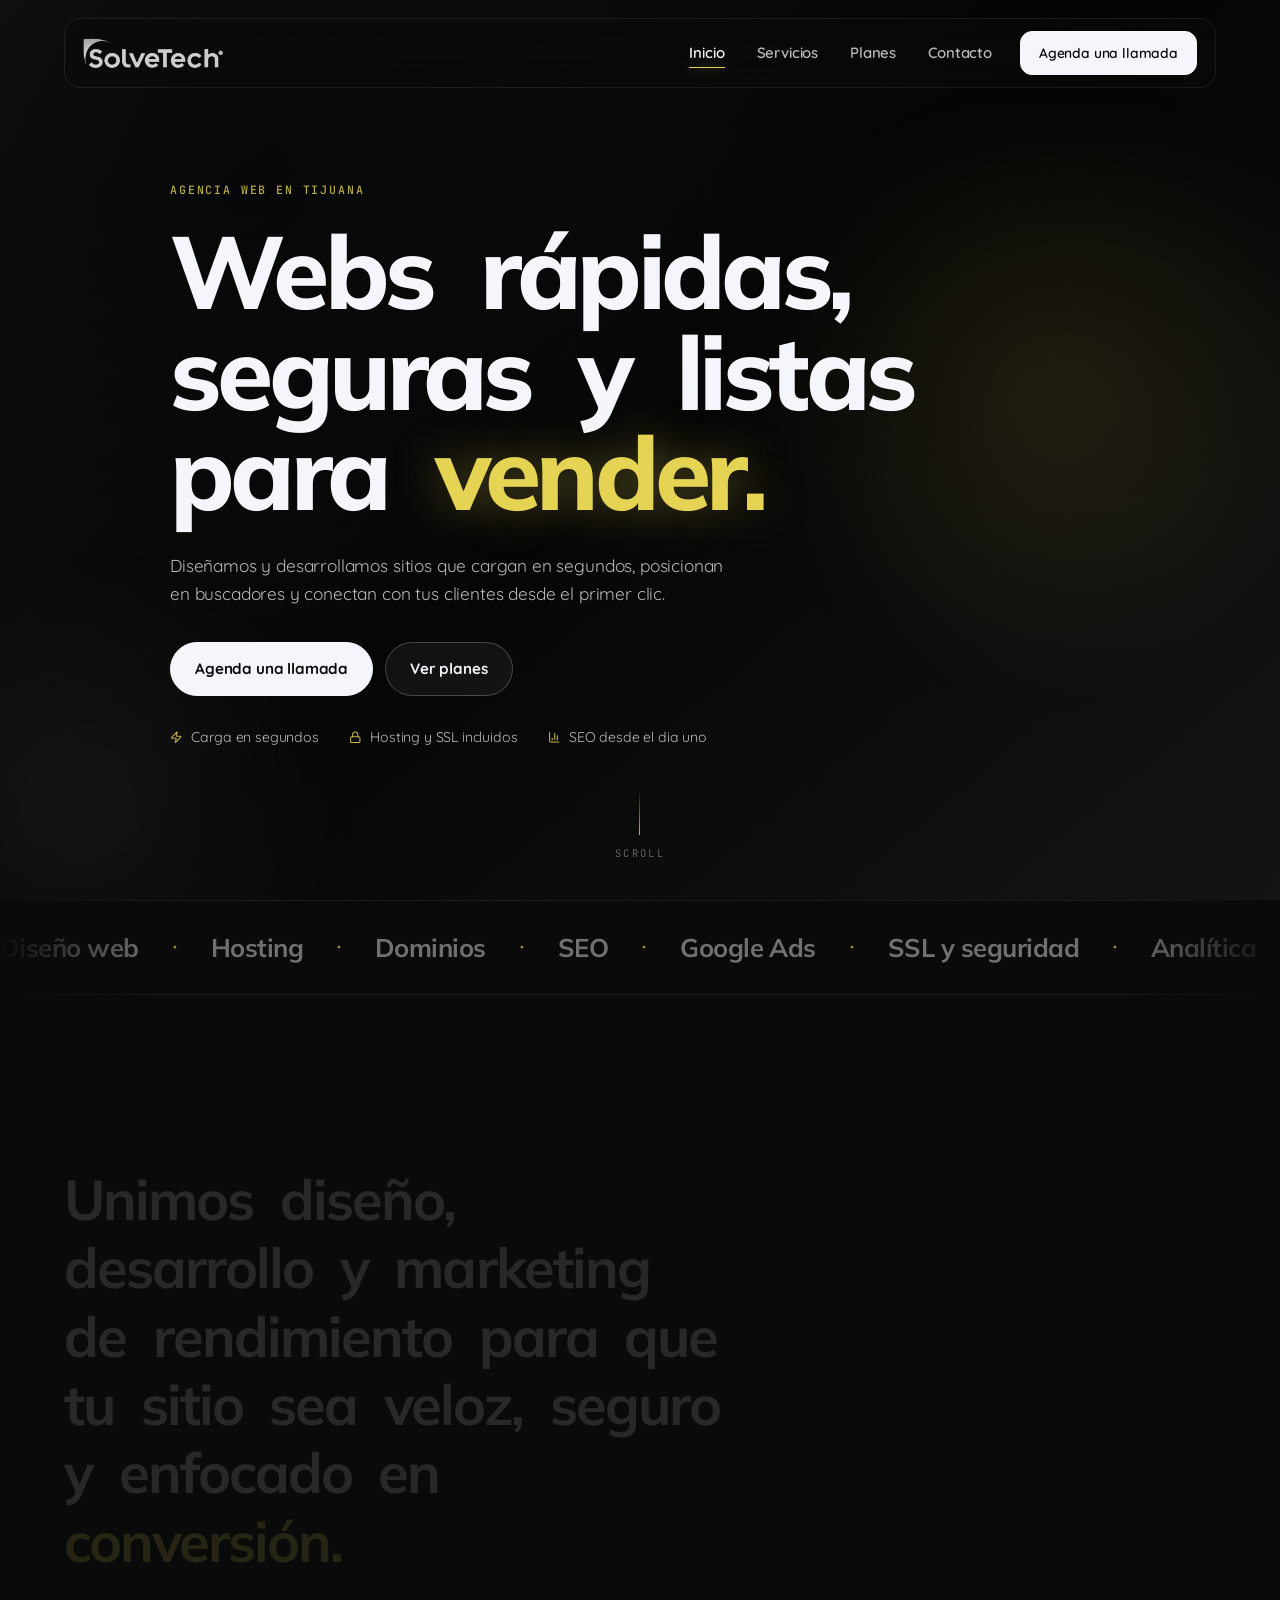
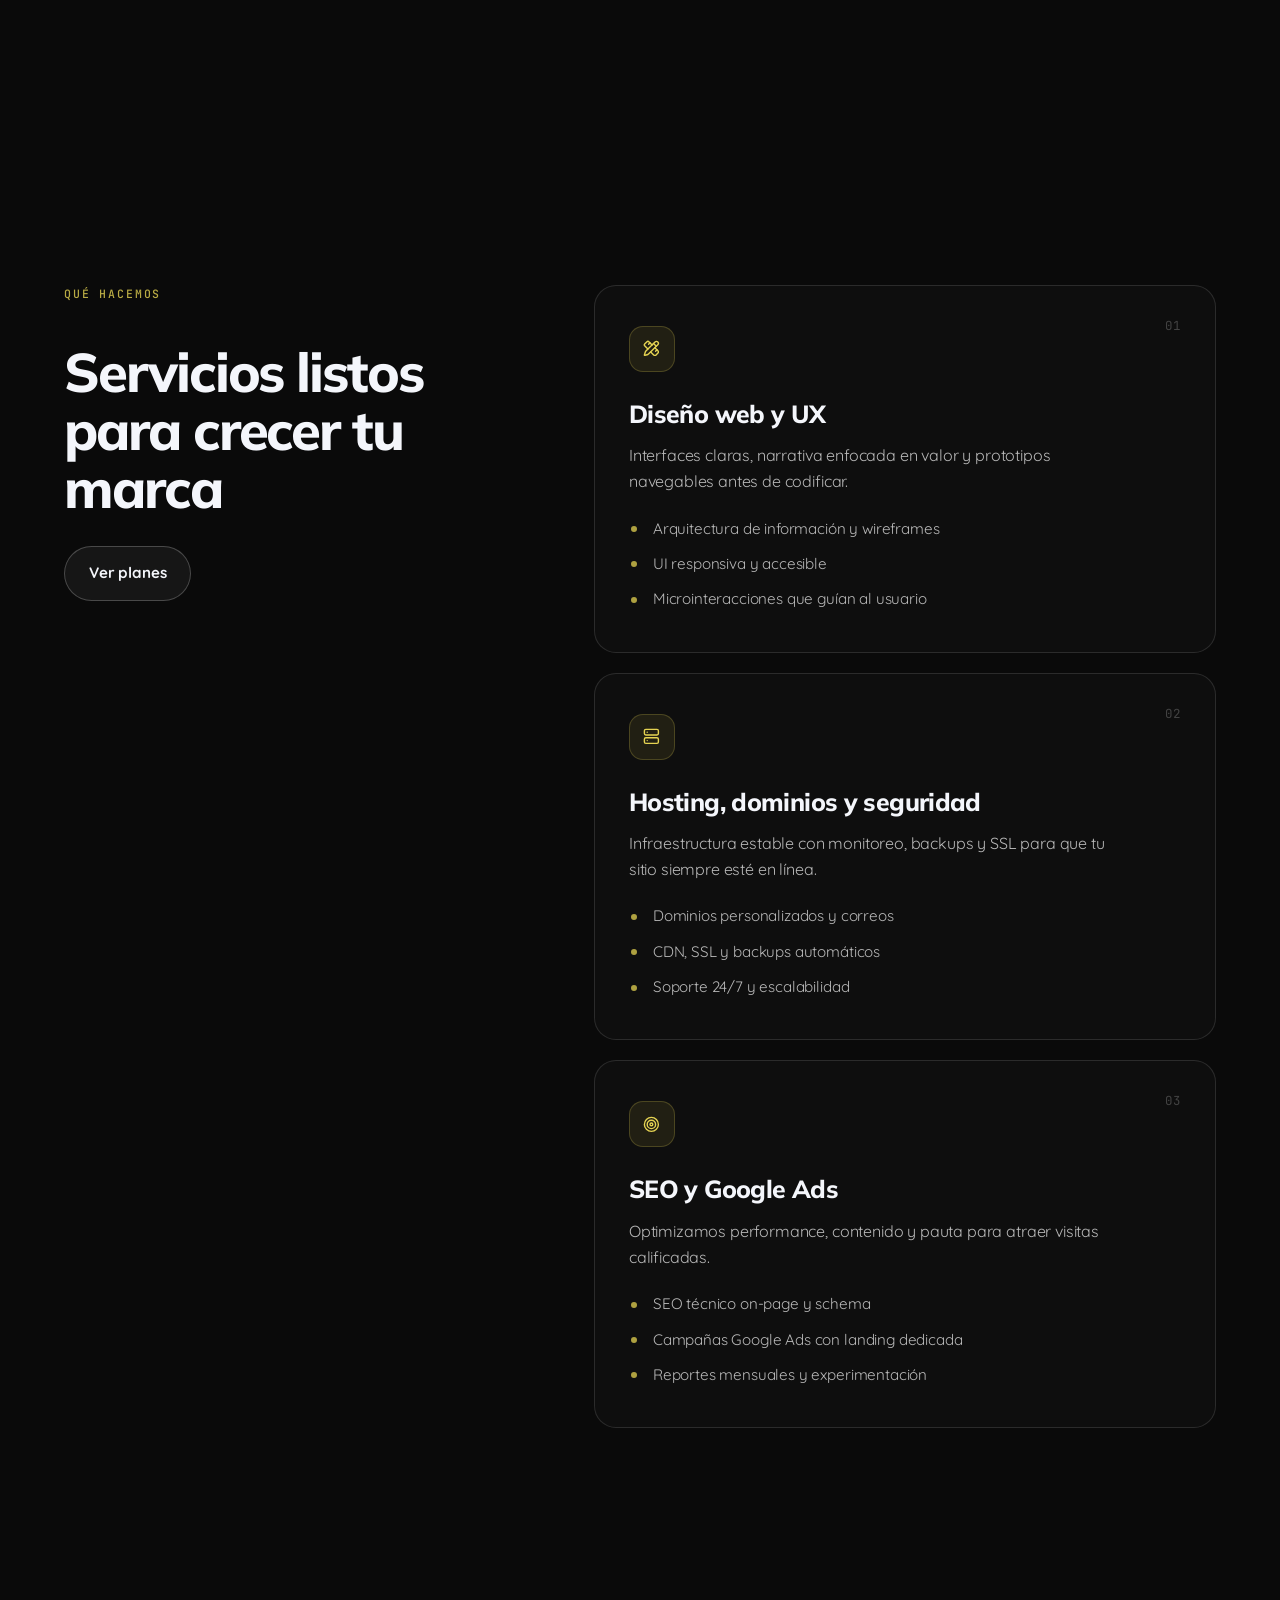
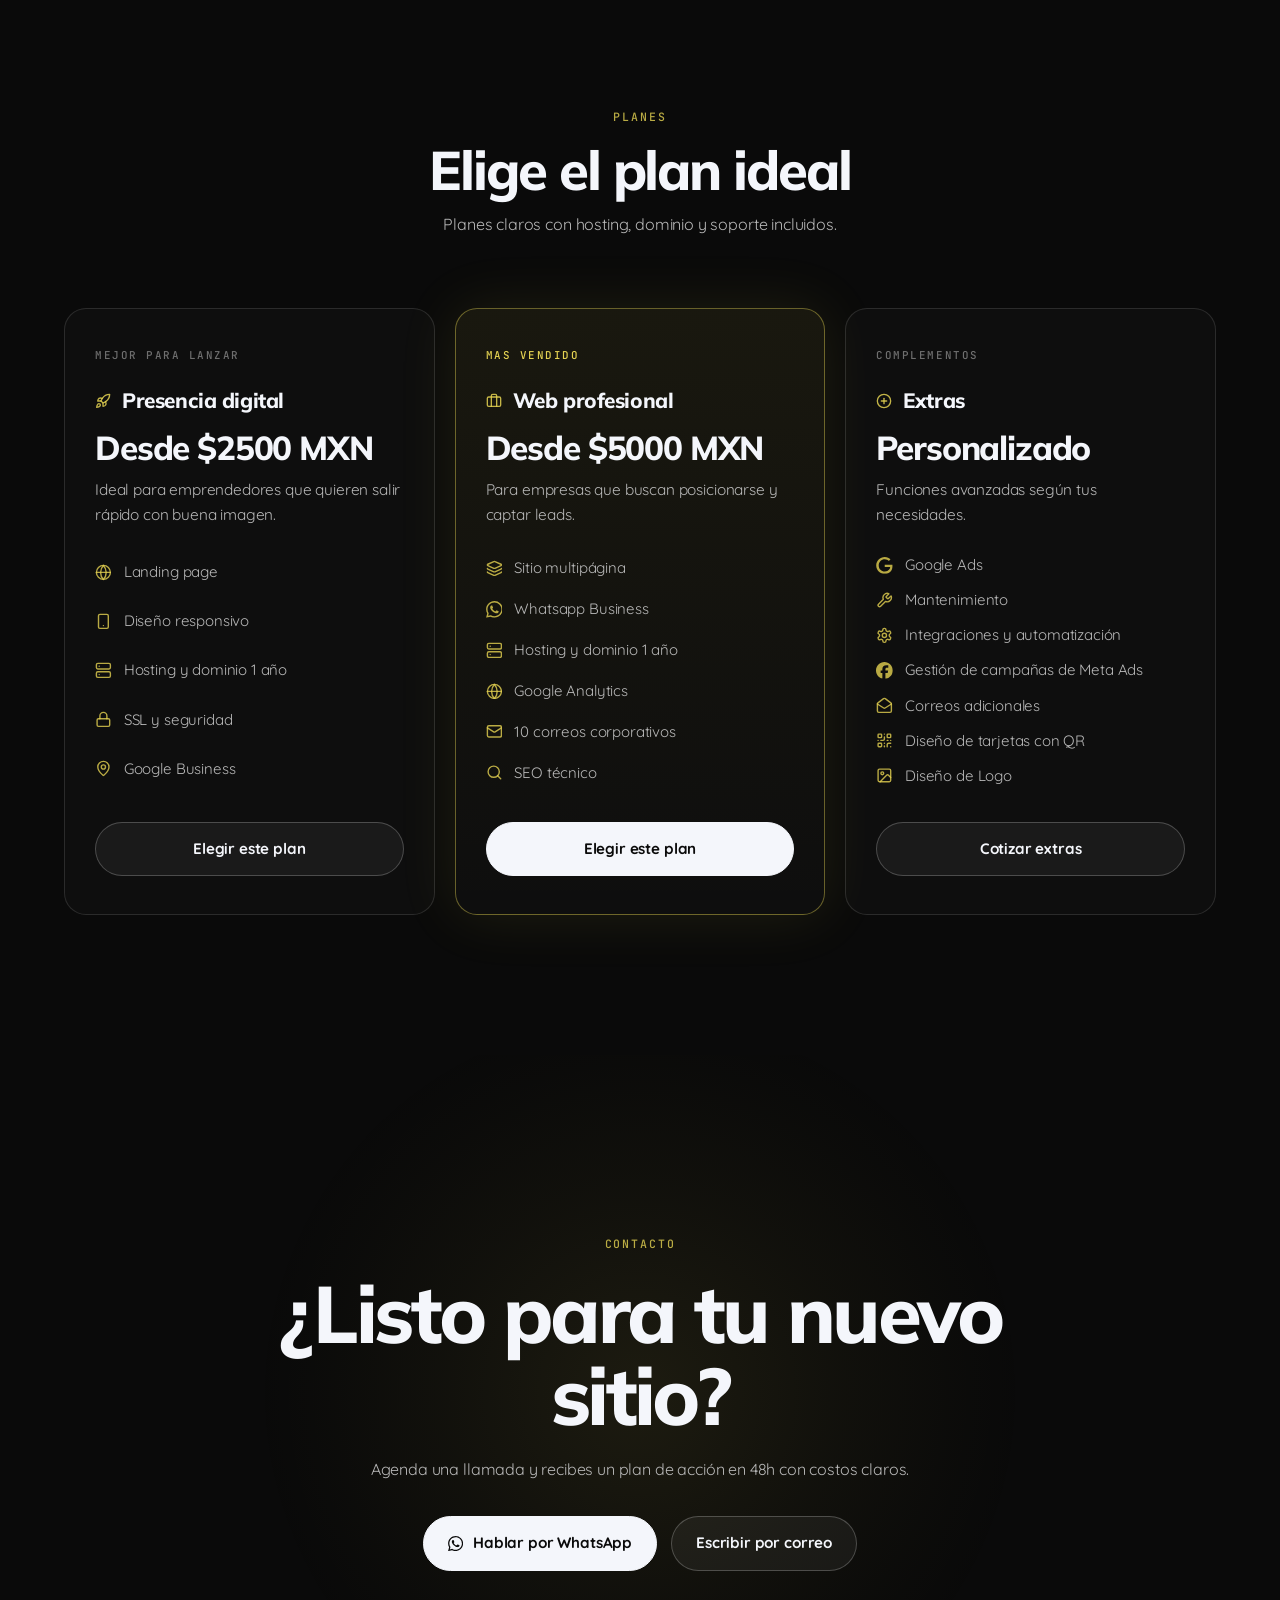
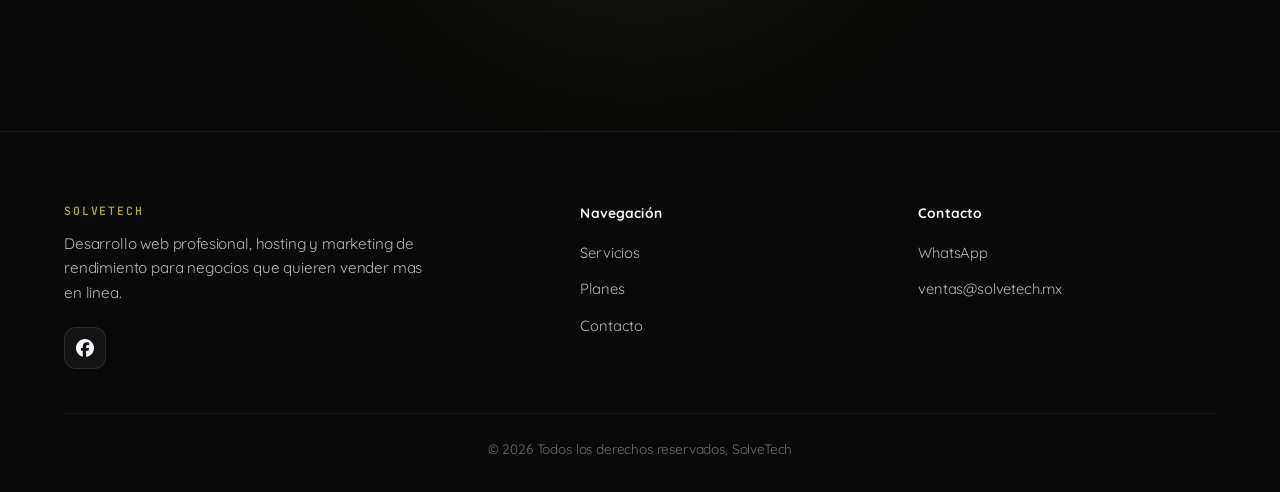
<file: index.html>
﻿<!DOCTYPE html>
<html lang="es-MX">
<head>
  <meta charset="UTF-8">
  <meta name="viewport" content="width=device-width, initial-scale=1.0">

  <title>Dise&ntilde;o de P&aacute;ginas Web en Tijuana | SolveTech</title>
  <meta name="description" content="Agencia de dise&ntilde;o web en Tijuana. Creamos sitios r&aacute;pidos y seguros con hosting, dominio, SSL y SEO incluidos. Planes desde $2500 MXN. Cotiza por WhatsApp.">
  <link rel="canonical" href="https://solvetech.mx/">
  <meta name="robots" content="index, follow, max-image-preview:large">
  <meta name="theme-color" content="#0a0a0a">
  <meta name="author" content="SolveTech">

  <!-- Open Graph / redes sociales -->
  <meta property="og:type" content="website">
  <meta property="og:locale" content="es_MX">
  <meta property="og:site_name" content="SolveTech">
  <meta property="og:url" content="https://solvetech.mx/">
  <meta property="og:title" content="Dise&ntilde;o de P&aacute;ginas Web en Tijuana | SolveTech">
  <meta property="og:description" content="Sitios web r&aacute;pidos y seguros con hosting, dominio, SSL y SEO incluidos. Planes desde $2500 MXN.">
  <meta property="og:image" content="https://solvetech.mx/LogoLetrasTransparenteClaro.png">
  <meta property="og:image:alt" content="Logotipo de SolveTech">
  <meta name="twitter:card" content="summary_large_image">
  <meta name="twitter:title" content="Dise&ntilde;o de P&aacute;ginas Web en Tijuana | SolveTech">
  <meta name="twitter:description" content="Sitios web r&aacute;pidos y seguros con hosting, dominio, SSL y SEO incluidos. Planes desde $2500 MXN.">
  <meta name="twitter:image" content="https://solvetech.mx/LogoLetrasTransparenteClaro.png">

  <link rel="icon" href="LogoTransparentecClaro.ico" type="image/x-icon">

  <!-- Conexion anticipada al servidor de fuentes: ahorra el handshake -->
  <link rel="preconnect" href="https://fonts.googleapis.com">
  <link rel="preconnect" href="https://fonts.gstatic.com" crossorigin>
  <link rel="stylesheet" href="styles.css">
  <link href="https://fonts.googleapis.com/css2?family=Mulish:wght@700;800&family=Quicksand:wght@400;600;700&family=JetBrains+Mono:wght@400;500&display=swap" rel="stylesheet">

  <script>document.documentElement.classList.add('js');</script>

  <script type="application/ld+json">
  {
    "@context": "https://schema.org",
    "@type": "ProfessionalService",
    "@id": "https://solvetech.mx/#business",
    "name": "SolveTech",
    "description": "Agencia de desarrollo web en Tijuana especializada en sitios rapidos y seguros, hosting, dominios, SEO y Google Ads.",
    "url": "https://solvetech.mx/",
    "logo": "https://solvetech.mx/LogoLetrasTransparenteClaro.png",
    "image": "https://solvetech.mx/LogoLetrasTransparenteClaro.png",
    "email": "ventas@solvetech.mx",
    "telephone": "+526641649998",
    "priceRange": "$$",
    "address": {
      "@type": "PostalAddress",
      "addressLocality": "Tijuana",
      "addressRegion": "Baja California",
      "addressCountry": "MX"
    },
    "areaServed": { "@type": "City", "name": "Tijuana" },
    "sameAs": ["https://www.facebook.com/profile.php?id=61574623443688"],
    "hasOfferCatalog": {
      "@type": "OfferCatalog",
      "name": "Planes de desarrollo web",
      "itemListElement": [
        {
          "@type": "Offer",
          "name": "Presencia digital",
          "description": "Landing page con diseno responsivo, hosting y dominio 1 ano, SSL y Google Business.",
          "price": "2500",
          "priceCurrency": "MXN",
          "availability": "https://schema.org/InStock"
        },
        {
          "@type": "Offer",
          "name": "Web profesional",
          "description": "Sitio multipagina con WhatsApp Business, hosting y dominio 1 ano, Google Analytics, 10 correos corporativos y SEO tecnico.",
          "price": "5000",
          "priceCurrency": "MXN",
          "availability": "https://schema.org/InStock"
        },
        {
          "@type": "Offer",
          "name": "Extras",
          "description": "Google Ads, mantenimiento, integraciones y automatizacion, Meta Ads, correos adicionales, tarjetas con QR y diseno de logo.",
          "availability": "https://schema.org/InStock"
        }
      ]
    }
  }
  </script>
</head>
<body>
<svg xmlns="http://www.w3.org/2000/svg" class="icon-sprite" aria-hidden="true">
  <symbol id="i-menu" viewBox="0 0 24 24" fill="none" stroke="currentColor" stroke-width="2" stroke-linecap="round" stroke-linejoin="round"><line x1="4" x2="20" y1="12" y2="12" /> <line x1="4" x2="20" y1="6" y2="6" /> <line x1="4" x2="20" y1="18" y2="18" /></symbol>
  <symbol id="i-zap" viewBox="0 0 24 24" fill="none" stroke="currentColor" stroke-width="2" stroke-linecap="round" stroke-linejoin="round"><path d="M4 14a1 1 0 0 1-.78-1.63l9.9-10.2a.5.5 0 0 1 .86.46l-1.92 6.02A1 1 0 0 0 13 10h7a1 1 0 0 1 .78 1.63l-9.9 10.2a.5.5 0 0 1-.86-.46l1.92-6.02A1 1 0 0 0 11 14z" /></symbol>
  <symbol id="i-lock" viewBox="0 0 24 24" fill="none" stroke="currentColor" stroke-width="2" stroke-linecap="round" stroke-linejoin="round"><rect width="18" height="11" x="3" y="11" rx="2" ry="2" /> <path d="M7 11V7a5 5 0 0 1 10 0v4" /></symbol>
  <symbol id="i-chart" viewBox="0 0 24 24" fill="none" stroke="currentColor" stroke-width="2" stroke-linecap="round" stroke-linejoin="round"><path d="M3 3v16a2 2 0 0 0 2 2h16" /> <path d="M18 17V9" /> <path d="M13 17V5" /> <path d="M8 17v-3" /></symbol>
  <symbol id="i-pen-ruler" viewBox="0 0 24 24" fill="none" stroke="currentColor" stroke-width="2" stroke-linecap="round" stroke-linejoin="round"><path d="M13 7 8.7 2.7a2.41 2.41 0 0 0-3.4 0L2.7 5.3a2.41 2.41 0 0 0 0 3.4L7 13" /> <path d="m8 6 2-2" /> <path d="m18 16 2-2" /> <path d="m17 11 4.3 4.3c.94.94.94 2.46 0 3.4l-2.6 2.6c-.94.94-2.46.94-3.4 0L11 17" /> <path d="M21.174 6.812a1 1 0 0 0-3.986-3.987L3.842 16.174a2 2 0 0 0-.5.83l-1.321 4.352a.5.5 0 0 0 .623.622l4.353-1.32a2 2 0 0 0 .83-.497z" /> <path d="m15 5 4 4" /></symbol>
  <symbol id="i-server" viewBox="0 0 24 24" fill="none" stroke="currentColor" stroke-width="2" stroke-linecap="round" stroke-linejoin="round"><rect width="20" height="8" x="2" y="2" rx="2" ry="2" /> <rect width="20" height="8" x="2" y="14" rx="2" ry="2" /> <line x1="6" x2="6.01" y1="6" y2="6" /> <line x1="6" x2="6.01" y1="18" y2="18" /></symbol>
  <symbol id="i-target" viewBox="0 0 24 24" fill="none" stroke="currentColor" stroke-width="2" stroke-linecap="round" stroke-linejoin="round"><circle cx="12" cy="12" r="10" /> <circle cx="12" cy="12" r="6" /> <circle cx="12" cy="12" r="2" /></symbol>
  <symbol id="i-rocket" viewBox="0 0 24 24" fill="none" stroke="currentColor" stroke-width="2" stroke-linecap="round" stroke-linejoin="round"><path d="M4.5 16.5c-1.5 1.26-2 5-2 5s3.74-.5 5-2c.71-.84.7-2.13-.09-2.91a2.18 2.18 0 0 0-2.91-.09z" /> <path d="m12 15-3-3a22 22 0 0 1 2-3.95A12.88 12.88 0 0 1 22 2c0 2.72-.78 7.5-6 11a22.35 22.35 0 0 1-4 2z" /> <path d="M9 12H4s.55-3.03 2-4c1.62-1.08 5 0 5 0" /> <path d="M12 15v5s3.03-.55 4-2c1.08-1.62 0-5 0-5" /></symbol>
  <symbol id="i-briefcase" viewBox="0 0 24 24" fill="none" stroke="currentColor" stroke-width="2" stroke-linecap="round" stroke-linejoin="round"><path d="M16 20V4a2 2 0 0 0-2-2h-4a2 2 0 0 0-2 2v16" /> <rect width="20" height="14" x="2" y="6" rx="2" /></symbol>
  <symbol id="i-plus-circle" viewBox="0 0 24 24" fill="none" stroke="currentColor" stroke-width="2" stroke-linecap="round" stroke-linejoin="round"><circle cx="12" cy="12" r="10" /> <path d="M8 12h8" /> <path d="M12 8v8" /></symbol>
  <symbol id="i-globe" viewBox="0 0 24 24" fill="none" stroke="currentColor" stroke-width="2" stroke-linecap="round" stroke-linejoin="round"><circle cx="12" cy="12" r="10" /> <path d="M12 2a14.5 14.5 0 0 0 0 20 14.5 14.5 0 0 0 0-20" /> <path d="M2 12h20" /></symbol>
  <symbol id="i-smartphone" viewBox="0 0 24 24" fill="none" stroke="currentColor" stroke-width="2" stroke-linecap="round" stroke-linejoin="round"><rect width="14" height="20" x="5" y="2" rx="2" ry="2" /> <path d="M12 18h.01" /></symbol>
  <symbol id="i-map-pin" viewBox="0 0 24 24" fill="none" stroke="currentColor" stroke-width="2" stroke-linecap="round" stroke-linejoin="round"><path d="M20 10c0 4.993-5.539 10.193-7.399 11.799a1 1 0 0 1-1.202 0C9.539 20.193 4 14.993 4 10a8 8 0 0 1 16 0" /> <circle cx="12" cy="10" r="3" /></symbol>
  <symbol id="i-layers" viewBox="0 0 24 24" fill="none" stroke="currentColor" stroke-width="2" stroke-linecap="round" stroke-linejoin="round"><path d="M12.83 2.18a2 2 0 0 0-1.66 0L2.6 6.08a1 1 0 0 0 0 1.83l8.58 3.91a2 2 0 0 0 1.66 0l8.58-3.9a1 1 0 0 0 0-1.83z" /> <path d="M2 12a1 1 0 0 0 .58.91l8.6 3.91a2 2 0 0 0 1.65 0l8.58-3.9A1 1 0 0 0 22 12" /> <path d="M2 17a1 1 0 0 0 .58.91l8.6 3.91a2 2 0 0 0 1.65 0l8.58-3.9A1 1 0 0 0 22 17" /></symbol>
  <symbol id="i-mail" viewBox="0 0 24 24" fill="none" stroke="currentColor" stroke-width="2" stroke-linecap="round" stroke-linejoin="round"><rect width="20" height="16" x="2" y="4" rx="2" /> <path d="m22 7-8.97 5.7a1.94 1.94 0 0 1-2.06 0L2 7" /></symbol>
  <symbol id="i-search" viewBox="0 0 24 24" fill="none" stroke="currentColor" stroke-width="2" stroke-linecap="round" stroke-linejoin="round"><circle cx="11" cy="11" r="8" /> <path d="m21 21-4.3-4.3" /></symbol>
  <symbol id="i-wrench" viewBox="0 0 24 24" fill="none" stroke="currentColor" stroke-width="2" stroke-linecap="round" stroke-linejoin="round"><path d="M14.7 6.3a1 1 0 0 0 0 1.4l1.6 1.6a1 1 0 0 0 1.4 0l3.77-3.77a6 6 0 0 1-7.94 7.94l-6.91 6.91a2.12 2.12 0 0 1-3-3l6.91-6.91a6 6 0 0 1 7.94-7.94l-3.76 3.76z" /></symbol>
  <symbol id="i-settings" viewBox="0 0 24 24" fill="none" stroke="currentColor" stroke-width="2" stroke-linecap="round" stroke-linejoin="round"><path d="M12.22 2h-.44a2 2 0 0 0-2 2v.18a2 2 0 0 1-1 1.73l-.43.25a2 2 0 0 1-2 0l-.15-.08a2 2 0 0 0-2.73.73l-.22.38a2 2 0 0 0 .73 2.73l.15.1a2 2 0 0 1 1 1.72v.51a2 2 0 0 1-1 1.74l-.15.09a2 2 0 0 0-.73 2.73l.22.38a2 2 0 0 0 2.73.73l.15-.08a2 2 0 0 1 2 0l.43.25a2 2 0 0 1 1 1.73V20a2 2 0 0 0 2 2h.44a2 2 0 0 0 2-2v-.18a2 2 0 0 1 1-1.73l.43-.25a2 2 0 0 1 2 0l.15.08a2 2 0 0 0 2.73-.73l.22-.39a2 2 0 0 0-.73-2.73l-.15-.08a2 2 0 0 1-1-1.74v-.5a2 2 0 0 1 1-1.74l.15-.09a2 2 0 0 0 .73-2.73l-.22-.38a2 2 0 0 0-2.73-.73l-.15.08a2 2 0 0 1-2 0l-.43-.25a2 2 0 0 1-1-1.73V4a2 2 0 0 0-2-2z" /> <circle cx="12" cy="12" r="3" /></symbol>
  <symbol id="i-mail-open" viewBox="0 0 24 24" fill="none" stroke="currentColor" stroke-width="2" stroke-linecap="round" stroke-linejoin="round"><path d="M21.2 8.4c.5.38.8.97.8 1.6v10a2 2 0 0 1-2 2H4a2 2 0 0 1-2-2V10a2 2 0 0 1 .8-1.6l8-6a2 2 0 0 1 2.4 0l8 6Z" /> <path d="m22 10-8.97 5.7a1.94 1.94 0 0 1-2.06 0L2 10" /></symbol>
  <symbol id="i-qr" viewBox="0 0 24 24" fill="none" stroke="currentColor" stroke-width="2" stroke-linecap="round" stroke-linejoin="round"><rect width="5" height="5" x="3" y="3" rx="1" /> <rect width="5" height="5" x="16" y="3" rx="1" /> <rect width="5" height="5" x="3" y="16" rx="1" /> <path d="M21 16h-3a2 2 0 0 0-2 2v3" /> <path d="M21 21v.01" /> <path d="M12 7v3a2 2 0 0 1-2 2H7" /> <path d="M3 12h.01" /> <path d="M12 3h.01" /> <path d="M12 16v.01" /> <path d="M16 12h1" /> <path d="M21 12v.01" /> <path d="M12 21v-1" /></symbol>
  <symbol id="i-image" viewBox="0 0 24 24" fill="none" stroke="currentColor" stroke-width="2" stroke-linecap="round" stroke-linejoin="round"><rect width="18" height="18" x="3" y="3" rx="2" ry="2" /> <circle cx="9" cy="9" r="2" /> <path d="m21 15-3.086-3.086a2 2 0 0 0-2.828 0L6 21" /></symbol>
  <symbol id="i-whatsapp" viewBox="0 0 24 24" fill="currentColor"><path d="M17.472 14.382c-.297-.149-1.758-.867-2.03-.967-.273-.099-.471-.148-.67.15-.197.297-.767.966-.94 1.164-.173.199-.347.223-.644.075-.297-.15-1.255-.463-2.39-1.475-.883-.788-1.48-1.761-1.653-2.059-.173-.297-.018-.458.13-.606.134-.133.298-.347.446-.52.149-.174.198-.298.298-.497.099-.198.05-.371-.025-.52-.075-.149-.669-1.612-.916-2.207-.242-.579-.487-.5-.669-.51-.173-.008-.371-.01-.57-.01-.198 0-.52.074-.792.372-.272.297-1.04 1.016-1.04 2.479 0 1.462 1.065 2.875 1.213 3.074.149.198 2.096 3.2 5.077 4.487.709.306 1.262.489 1.694.625.712.227 1.36.195 1.871.118.571-.085 1.758-.719 2.006-1.413.248-.694.248-1.289.173-1.413-.074-.124-.272-.198-.57-.347m-5.421 7.403h-.004a9.87 9.87 0 01-5.031-1.378l-.361-.214-3.741.982.998-3.648-.235-.374a9.86 9.86 0 01-1.51-5.26c.001-5.45 4.436-9.884 9.888-9.884 2.64 0 5.122 1.03 6.988 2.898a9.825 9.825 0 012.893 6.994c-.003 5.45-4.437 9.884-9.885 9.884m8.413-18.297A11.815 11.815 0 0012.05 0C5.495 0 .16 5.335.157 11.892c0 2.096.547 4.142 1.588 5.945L.057 24l6.305-1.654a11.882 11.882 0 005.683 1.448h.005c6.554 0 11.89-5.335 11.893-11.893a11.821 11.821 0 00-3.48-8.413Z"/></symbol>
  <symbol id="i-google" viewBox="0 0 24 24" fill="currentColor"><path d="M12.48 10.92v3.28h7.84c-.24 1.84-.853 3.187-1.787 4.133-1.147 1.147-2.933 2.4-6.053 2.4-4.827 0-8.6-3.893-8.6-8.72s3.773-8.72 8.6-8.72c2.6 0 4.507 1.027 5.907 2.347l2.307-2.307C18.747 1.44 16.133 0 12.48 0 5.867 0 .307 5.387.307 12s5.56 12 12.173 12c3.573 0 6.267-1.173 8.373-3.36 2.16-2.16 2.84-5.213 2.84-7.667 0-.76-.053-1.467-.173-2.053H12.48z"/></symbol>
  <symbol id="i-facebook" viewBox="0 0 24 24" fill="currentColor"><path d="M9.101 23.691v-7.98H6.627v-3.667h2.474v-1.58c0-4.085 1.848-5.978 5.858-5.978.401 0 .955.042 1.468.103a8.68 8.68 0 0 1 1.141.195v3.325a8.623 8.623 0 0 0-.653-.036 26.805 26.805 0 0 0-.733-.009c-.707 0-1.259.096-1.675.309a1.686 1.686 0 0 0-.679.622c-.258.42-.374.995-.374 1.752v1.297h3.919l-.386 2.103-.287 1.564h-3.246v8.245C19.396 23.238 24 18.179 24 12.044c0-6.627-5.373-12-12-12s-12 5.373-12 12c0 5.628 3.874 10.35 9.101 11.647Z"/></symbol>
</svg>
  <div class="grain" aria-hidden="true"></div>
  <div class="scroll-progress" aria-hidden="true"><span></span></div>

  <nav class="navbar" role="navigation" aria-label="Menu principal">
    <div class="nav-container">
      <div class="logo">
        <img src="LogoLetrasTransparenteClaro.png" alt="SolveTech - Desarrollo web en Tijuana"
             width="150" height="32" fetchpriority="high" decoding="async">
      </div>
      <ul class="nav-links">
        <li><a href="#inicio">Inicio</a></li>
        <li><a href="#servicios">Servicios</a></li>
        <li><a href="#precios">Planes</a></li>
        <li><a href="#contacto">Contacto</a></li>
        <li><a href="https://wa.me/526641649998" class="btn primary small nav-cta" target="_blank" rel="noopener">Agenda una llamada</a></li>
      </ul>
      <button class="menu-toggle" aria-label="Abrir menu">
        <svg class="icon" aria-hidden="true"><use href="#i-menu"/></svg>
      </button>
    </div>
  </nav>

  <section id="inicio" class="hero" data-scroll-fade>
    <div class="hero-glow hero-glow-a" aria-hidden="true" data-parallax="0.1"></div>
    <div class="hero-glow hero-glow-b" aria-hidden="true" data-parallax="-0.06"></div>

    <div class="container hero-copy">
      <p class="eyebrow reveal" style="--d: 0">Agencia web en Tijuana</p>

      <h1 class="display">
        <span class="line">
          <span class="word" style="--i: 0">Webs</span>
          <span class="word" style="--i: 1">r&aacute;pidas,</span>
        </span>
        <span class="line">
          <span class="word" style="--i: 2">seguras</span>
          <span class="word" style="--i: 3">y</span>
          <span class="word" style="--i: 4">listas</span>
        </span>
        <span class="line">
          <span class="word" style="--i: 5">para</span>
          <span class="word accent-word" style="--i: 6">vender.</span>
        </span>
      </h1>

      <p class="lead-text reveal" style="--d: 620">Dise&ntilde;amos y desarrollamos sitios que cargan en segundos, posicionan en buscadores y conectan con tus clientes desde el primer clic.</p>

      <div class="hero-actions reveal" style="--d: 740">
        <a class="btn primary" href="#contacto">Agenda una llamada</a>
        <a class="btn ghost" href="#precios">Ver planes</a>
      </div>

      <div class="hero-tags reveal" style="--d: 840">
        <span><svg class="icon" aria-hidden="true"><use href="#i-zap"/></svg> Carga en segundos</span>
        <span><svg class="icon" aria-hidden="true"><use href="#i-lock"/></svg> Hosting y SSL incluidos</span>
        <span><svg class="icon" aria-hidden="true"><use href="#i-chart"/></svg> SEO desde el dia uno</span>
      </div>
    </div>

    <div class="scroll-cue reveal" style="--d: 1000" aria-hidden="true">
      <span class="scroll-cue-line"></span>
      <span class="scroll-cue-text">Scroll</span>
    </div>
  </section>

  <div class="marquee" aria-hidden="true">
    <div class="marquee-track">
      <div class="marquee-group">
        <span>Dise&ntilde;o web</span><i>&bull;</i>
        <span>Hosting</span><i>&bull;</i>
        <span>Dominios</span><i>&bull;</i>
        <span>SEO</span><i>&bull;</i>
        <span>Google Ads</span><i>&bull;</i>
        <span>SSL y seguridad</span><i>&bull;</i>
        <span>Anal&iacute;tica</span><i>&bull;</i>
        <span>Soporte 24/7</span><i>&bull;</i>
      </div>
      <div class="marquee-group">
        <span>Dise&ntilde;o web</span><i>&bull;</i>
        <span>Hosting</span><i>&bull;</i>
        <span>Dominios</span><i>&bull;</i>
        <span>SEO</span><i>&bull;</i>
        <span>Google Ads</span><i>&bull;</i>
        <span>SSL y seguridad</span><i>&bull;</i>
        <span>Anal&iacute;tica</span><i>&bull;</i>
        <span>Soporte 24/7</span><i>&bull;</i>
      </div>
    </div>
  </div>

  <section class="manifesto" aria-label="Nuestro enfoque">
    <div class="container">
      <p class="manifesto-text" data-manifesto style="--n: 24">
        <span class="mw" style="--i: 0">Unimos</span>
        <span class="mw" style="--i: 1">dise&ntilde;o,</span>
        <span class="mw" style="--i: 2">desarrollo</span>
        <span class="mw" style="--i: 3">y</span>
        <span class="mw" style="--i: 4">marketing</span>
        <span class="mw" style="--i: 5">de</span>
        <span class="mw" style="--i: 6">rendimiento</span>
        <span class="mw" style="--i: 7">para</span>
        <span class="mw" style="--i: 8">que</span>
        <span class="mw" style="--i: 9">tu</span>
        <span class="mw" style="--i: 10">sitio</span>
        <span class="mw" style="--i: 11">sea</span>
        <span class="mw" style="--i: 12">veloz,</span>
        <span class="mw" style="--i: 13">seguro</span>
        <span class="mw" style="--i: 14">y</span>
        <span class="mw" style="--i: 15">enfocado</span>
        <span class="mw" style="--i: 16">en</span>
        <span class="mw accent-soft" style="--i: 17">conversi&oacute;n.</span>
      </p>
    </div>
  </section>

  <section id="servicios" class="section services">
    <div class="container services-layout">
      <div class="services-aside">
        <div class="services-aside-inner">
          <p class="eyebrow reveal-s">Qu&eacute; hacemos</p>
          <h2 class="reveal-s">Servicios listos para crecer tu marca</h2>
          <a class="btn ghost reveal-s" href="#precios">Ver planes</a>
        </div>
      </div>

      <div class="services-stack">
        <article class="service-card reveal-s">
          <span class="card-index">01</span>
          <div class="icon-badge"><svg class="icon" aria-hidden="true"><use href="#i-pen-ruler"/></svg></div>
          <h3>Dise&ntilde;o web y UX</h3>
          <p>Interfaces claras, narrativa enfocada en valor y prototipos navegables antes de codificar.</p>
          <ul class="checklist">
            <li>Arquitectura de informaci&oacute;n y wireframes</li>
            <li>UI responsiva y accesible</li>
            <li>Microinteracciones que gu&iacute;an al usuario</li>
          </ul>
        </article>

        <article class="service-card reveal-s">
          <span class="card-index">02</span>
          <div class="icon-badge"><svg class="icon" aria-hidden="true"><use href="#i-server"/></svg></div>
          <h3>Hosting, dominios y seguridad</h3>
          <p>Infraestructura estable con monitoreo, backups y SSL para que tu sitio siempre est&eacute; en l&iacute;nea.</p>
          <ul class="checklist">
            <li>Dominios personalizados y correos</li>
            <li>CDN, SSL y backups autom&aacute;ticos</li>
            <li>Soporte 24/7 y escalabilidad</li>
          </ul>
        </article>

        <article class="service-card reveal-s">
          <span class="card-index">03</span>
          <div class="icon-badge"><svg class="icon" aria-hidden="true"><use href="#i-target"/></svg></div>
          <h3>SEO y Google Ads</h3>
          <p>Optimizamos performance, contenido y pauta para atraer visitas calificadas.</p>
          <ul class="checklist">
            <li>SEO t&eacute;cnico on-page y schema</li>
            <li>Campa&ntilde;as Google Ads con landing dedicada</li>
            <li>Reportes mensuales y experimentaci&oacute;n</li>
          </ul>
        </article>
      </div>
    </div>
  </section>

  <section id="precios" class="section pricing">
    <div class="container">
      <div class="section-head">
        <p class="eyebrow reveal-s">Planes</p>
        <h2 class="reveal-s">Elige el plan ideal</h2>
        <p class="lead reveal-s">Planes claros con hosting, dominio y soporte incluidos.</p>
      </div>

      <div class="pricing-grid">
        <article class="pricing-card reveal-s">
          <p class="card-label">Mejor para lanzar</p>
          <h3><svg class="icon" aria-hidden="true"><use href="#i-rocket"/></svg> Presencia digital</h3>
          <p class="price">Desde &#36;2500 MXN</p>
          <p class="desc">Ideal para emprendedores que quieren salir r&aacute;pido con buena imagen.</p>
          <ul>
            <li><svg class="icon" aria-hidden="true"><use href="#i-globe"/></svg> Landing page</li>
            <li><svg class="icon" aria-hidden="true"><use href="#i-smartphone"/></svg> Dise&ntilde;o responsivo</li>
            <li><svg class="icon" aria-hidden="true"><use href="#i-server"/></svg> Hosting y dominio 1 a&ntilde;o</li>
            <li><svg class="icon" aria-hidden="true"><use href="#i-lock"/></svg> SSL y seguridad</li>
            <li><svg class="icon" aria-hidden="true"><use href="#i-map-pin"/></svg> Google Business</li>
          </ul>
          <a href="https://wa.me/526641649998?text=Hola%2C%20quiero%20informaci%C3%B3n%20sobre%20el%20plan%20Presencia%20digital" class="btn ghost full" target="_blank" rel="noopener">Elegir este plan</a>
        </article>

        <article class="pricing-card featured reveal-s">
          <p class="card-label featured-label">Mas vendido</p>
          <h3><svg class="icon" aria-hidden="true"><use href="#i-briefcase"/></svg> Web profesional</h3>
          <p class="price">Desde &#36;5000 MXN</p>
          <p class="desc">Para empresas que buscan posicionarse y captar leads.</p>
          <ul>
            <li><svg class="icon" aria-hidden="true"><use href="#i-layers"/></svg> Sitio multip&aacute;gina</li>
            <li><svg class="icon" aria-hidden="true"><use href="#i-whatsapp"/></svg> Whatsapp Business</li>
            <li><svg class="icon" aria-hidden="true"><use href="#i-server"/></svg> Hosting y dominio 1 a&ntilde;o</li>
            <li><svg class="icon" aria-hidden="true"><use href="#i-globe"/></svg> Google Analytics</li>
            <li><svg class="icon" aria-hidden="true"><use href="#i-mail"/></svg> 10 correos corporativos</li>
            <li><svg class="icon" aria-hidden="true"><use href="#i-search"/></svg> SEO t&eacute;cnico</li>
          </ul>
          <a href="https://wa.me/526641649998?text=Hola%2C%20quiero%20informaci%C3%B3n%20sobre%20el%20plan%20Web%20profesional" class="btn primary full" target="_blank" rel="noopener">Elegir este plan</a>
        </article>

        <article class="pricing-card reveal-s">
          <p class="card-label">Complementos</p>
          <h3><svg class="icon" aria-hidden="true"><use href="#i-plus-circle"/></svg> Extras</h3>
          <p class="price">Personalizado</p>
          <p class="desc">Funciones avanzadas seg&uacute;n tus necesidades.</p>
          <ul>
            <li><svg class="icon" aria-hidden="true"><use href="#i-google"/></svg> Google Ads</li>
            <li><svg class="icon" aria-hidden="true"><use href="#i-wrench"/></svg> Mantenimiento</li>
            <li><svg class="icon" aria-hidden="true"><use href="#i-settings"/></svg> Integraciones y automatizaci&oacute;n</li>
            <li><svg class="icon" aria-hidden="true"><use href="#i-facebook"/></svg> Gestión de campañas de Meta Ads</li>
            <li><svg class="icon" aria-hidden="true"><use href="#i-mail-open"/></svg> Correos adicionales</li>
            <li><svg class="icon" aria-hidden="true"><use href="#i-qr"/></svg> Diseño de tarjetas con QR</li>
            <li><svg class="icon" aria-hidden="true"><use href="#i-image"/></svg> Diseño de Logo</li>
          </ul>
          <a href="https://wa.me/526641649998?text=Hola%2C%20quiero%20informaci%C3%B3n%20sobre%20los%20Extras" class="btn ghost full" target="_blank" rel="noopener">Cotizar extras</a>
        </article>
      </div>
    </div>
  </section>

  <section id="contacto" class="section contact">
    <div class="contact-glow" aria-hidden="true"></div>
    <div class="container contact-inner">
      <p class="eyebrow reveal-s">Contacto</p>
      <h2 class="contact-title reveal-s">&iquest;Listo para tu nuevo sitio?</h2>
      <p class="lead reveal-s">Agenda una llamada y recibes un plan de acci&oacute;n en 48h con costos claros.</p>
      <div class="contact-actions reveal-s">
        <a href="https://wa.me/526641649998" class="btn primary" target="_blank" rel="noopener">
          <svg class="icon" aria-hidden="true"><use href="#i-whatsapp"/></svg> Hablar por WhatsApp
        </a>
        <a href="mailto:ventas@solvetech.mx" class="btn ghost">Escribir por correo</a>
      </div>
    </div>
  </section>

  <footer class="footer" role="contentinfo">
    <div class="container footer-grid">
      <div>
        <p class="eyebrow">SolveTech</p>
        <p class="muted">Desarrollo web profesional, hosting y marketing de rendimiento para negocios que quieren vender mas en linea.</p>
        <div class="social-links">
          <a href="https://www.facebook.com/profile.php?id=61574623443688" target="_blank" rel="noopener" aria-label="Facebook de SolveTech"><svg class="icon" aria-hidden="true"><use href="#i-facebook"/></svg></a>
        </div>
      </div>
      <div class="footer-col">
        <h4>Navegaci&oacute;n</h4>
        <ul>
          <li><a href="#servicios">Servicios</a></li>
          <li><a href="#precios">Planes</a></li>
          <li><a href="#contacto">Contacto</a></li>
        </ul>
      </div>
      <div class="footer-col">
        <h4>Contacto</h4>
        <ul>
          <li><a href="https://wa.me/526641649998" target="_blank" rel="noopener">WhatsApp</a></li>
          <li><a href="mailto:ventas@solvetech.mx">ventas@solvetech.mx</a></li>
        </ul>
      </div>
    </div>
    <div class="container">
      <p class="footer-bottom">&copy; 2026 Todos los derechos reservados, SolveTech</p>
    </div>
  </footer>

  <script>
    (function () {
      'use strict';

      var reduceMotion = window.matchMedia('(prefers-reduced-motion: reduce)').matches;

      /* --- Menu movil --- */
      var menuToggle = document.querySelector('.menu-toggle');
      var navLinks = document.querySelector('.nav-links');

      menuToggle.addEventListener('click', function () {
        navLinks.classList.toggle('active');
      });

      document.querySelectorAll('a[href^="#"]').forEach(function (anchor) {
        anchor.addEventListener('click', function (e) {
          var target = document.querySelector(this.getAttribute('href'));
          if (target) {
            e.preventDefault();
            target.scrollIntoView({ behavior: reduceMotion ? 'auto' : 'smooth' });
          }
          navLinks.classList.remove('active');
        });
      });

      /* --- Reveals al entrar en viewport --- */
      var revealTargets = document.querySelectorAll('.reveal-s');
      if (reduceMotion) {
        revealTargets.forEach(function (el) { el.classList.add('in'); });
      } else {
        var revealObserver = new IntersectionObserver(function (entries) {
          entries.forEach(function (entry) {
            if (entry.isIntersecting) {
              entry.target.classList.add('in');
              revealObserver.unobserve(entry.target);
            }
          });
        }, { threshold: 0.15, rootMargin: '0px 0px -8% 0px' });

        revealTargets.forEach(function (el, i) {
          // stagger por posicion dentro de su grupo de hermanos
          var siblings = Array.prototype.slice.call(el.parentElement.children);
          el.style.setProperty('--sd', (siblings.indexOf(el) % 6) * 90 + 'ms');
          revealObserver.observe(el);
        });
      }

      /* --- Nav activo por seccion --- */
      var sectionLinks = document.querySelectorAll('.nav-links a[href^="#"]');
      var sections = document.querySelectorAll('section[id]');
      var navObserver = new IntersectionObserver(function (entries) {
        entries.forEach(function (entry) {
          if (entry.isIntersecting) {
            sectionLinks.forEach(function (link) {
              link.classList.toggle('active', link.getAttribute('href') === '#' + entry.target.id);
            });
          }
        });
      }, { rootMargin: '-45% 0px -45% 0px' });
      sections.forEach(function (section) { navObserver.observe(section); });

      /* --- Motor de scroll: progreso, parallax y manifiesto --- */
      var progressBar = document.querySelector('.scroll-progress span');
      var parallaxEls = Array.prototype.slice.call(document.querySelectorAll('[data-parallax]'));
      var fadeEls = Array.prototype.slice.call(document.querySelectorAll('[data-scroll-fade]'));
      var manifesto = document.querySelector('[data-manifesto]');
      var navbar = document.querySelector('.navbar');
      var ticking = false;

      function clamp(v, min, max) { return v < min ? min : v > max ? max : v; }

      function update() {
        ticking = false;
        var vh = window.innerHeight;
        var scrollY = window.scrollY || window.pageYOffset;

        // barra de progreso
        var docHeight = document.documentElement.scrollHeight - vh;
        var progress = docHeight > 0 ? clamp(scrollY / docHeight, 0, 1) : 0;
        progressBar.style.transform = 'scaleX(' + progress + ')';

        // navbar compacta al bajar
        navbar.classList.toggle('scrolled', scrollY > 40);

        if (reduceMotion) return;

        // --- FASE 1: solo lecturas ---
        // Se leen todas las medidas juntas. Si se intercalaran lecturas y
        // escrituras, el navegador recalcularia el layout en cada vuelta
        // del bucle (layout thrashing) y el scroll perderia fluidez.
        var i, rect;

        for (i = 0; i < parallaxEls.length; i++) {
          rect = parallaxEls[i].getBoundingClientRect();
          parallaxEls[i]._offset = (rect.top + rect.height / 2 - vh / 2) *
                                   (parseFloat(parallaxEls[i].dataset.parallax) || 0);
        }

        for (i = 0; i < fadeEls.length; i++) {
          rect = fadeEls[i].getBoundingClientRect();
          fadeEls[i]._p = clamp(-rect.top / (rect.height * 0.85), 0, 1);
        }

        var mp = null;
        if (manifesto) {
          var mRect = manifesto.getBoundingClientRect();
          var start = vh * 0.85;
          var end = vh * 0.25;
          mp = clamp((start - mRect.top) / (start - end + mRect.height * 0.4), 0, 1);
        }

        // --- FASE 2: solo escrituras ---
        for (i = 0; i < parallaxEls.length; i++) {
          parallaxEls[i].style.transform =
            'translate3d(0,' + parallaxEls[i]._offset.toFixed(2) + 'px,0)';
        }

        for (i = 0; i < fadeEls.length; i++) {
          fadeEls[i].style.setProperty('--fade', String(1 - fadeEls[i]._p));
          fadeEls[i].style.setProperty('--fade-shift', (fadeEls[i]._p * -60).toFixed(2) + 'px');
        }

        if (mp !== null) manifesto.style.setProperty('--p', mp.toFixed(4));
      }

      function onScroll() {
        if (!ticking) {
          ticking = true;
          requestAnimationFrame(update);
        }
      }

      window.addEventListener('scroll', onScroll, { passive: true });
      window.addEventListener('resize', onScroll, { passive: true });
      update();
    })();
  </script>
</body>
</html>
</file>
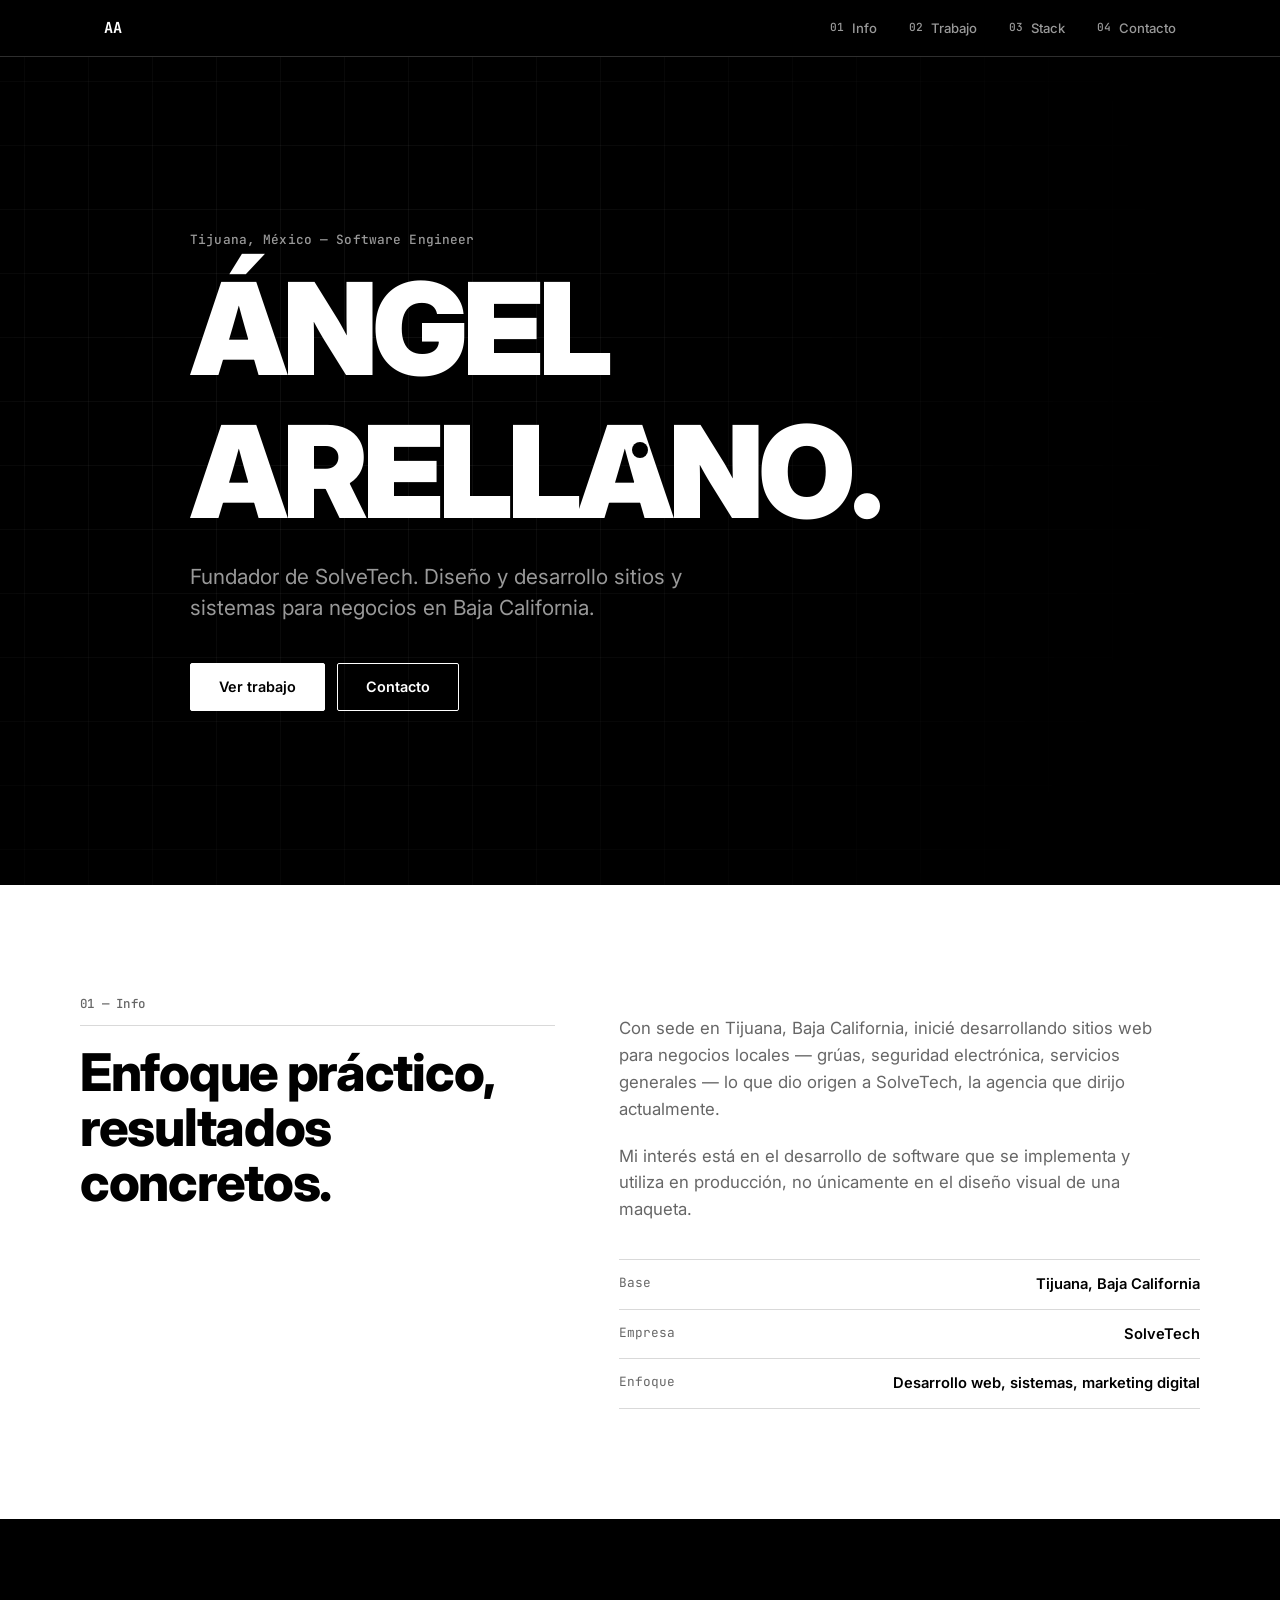
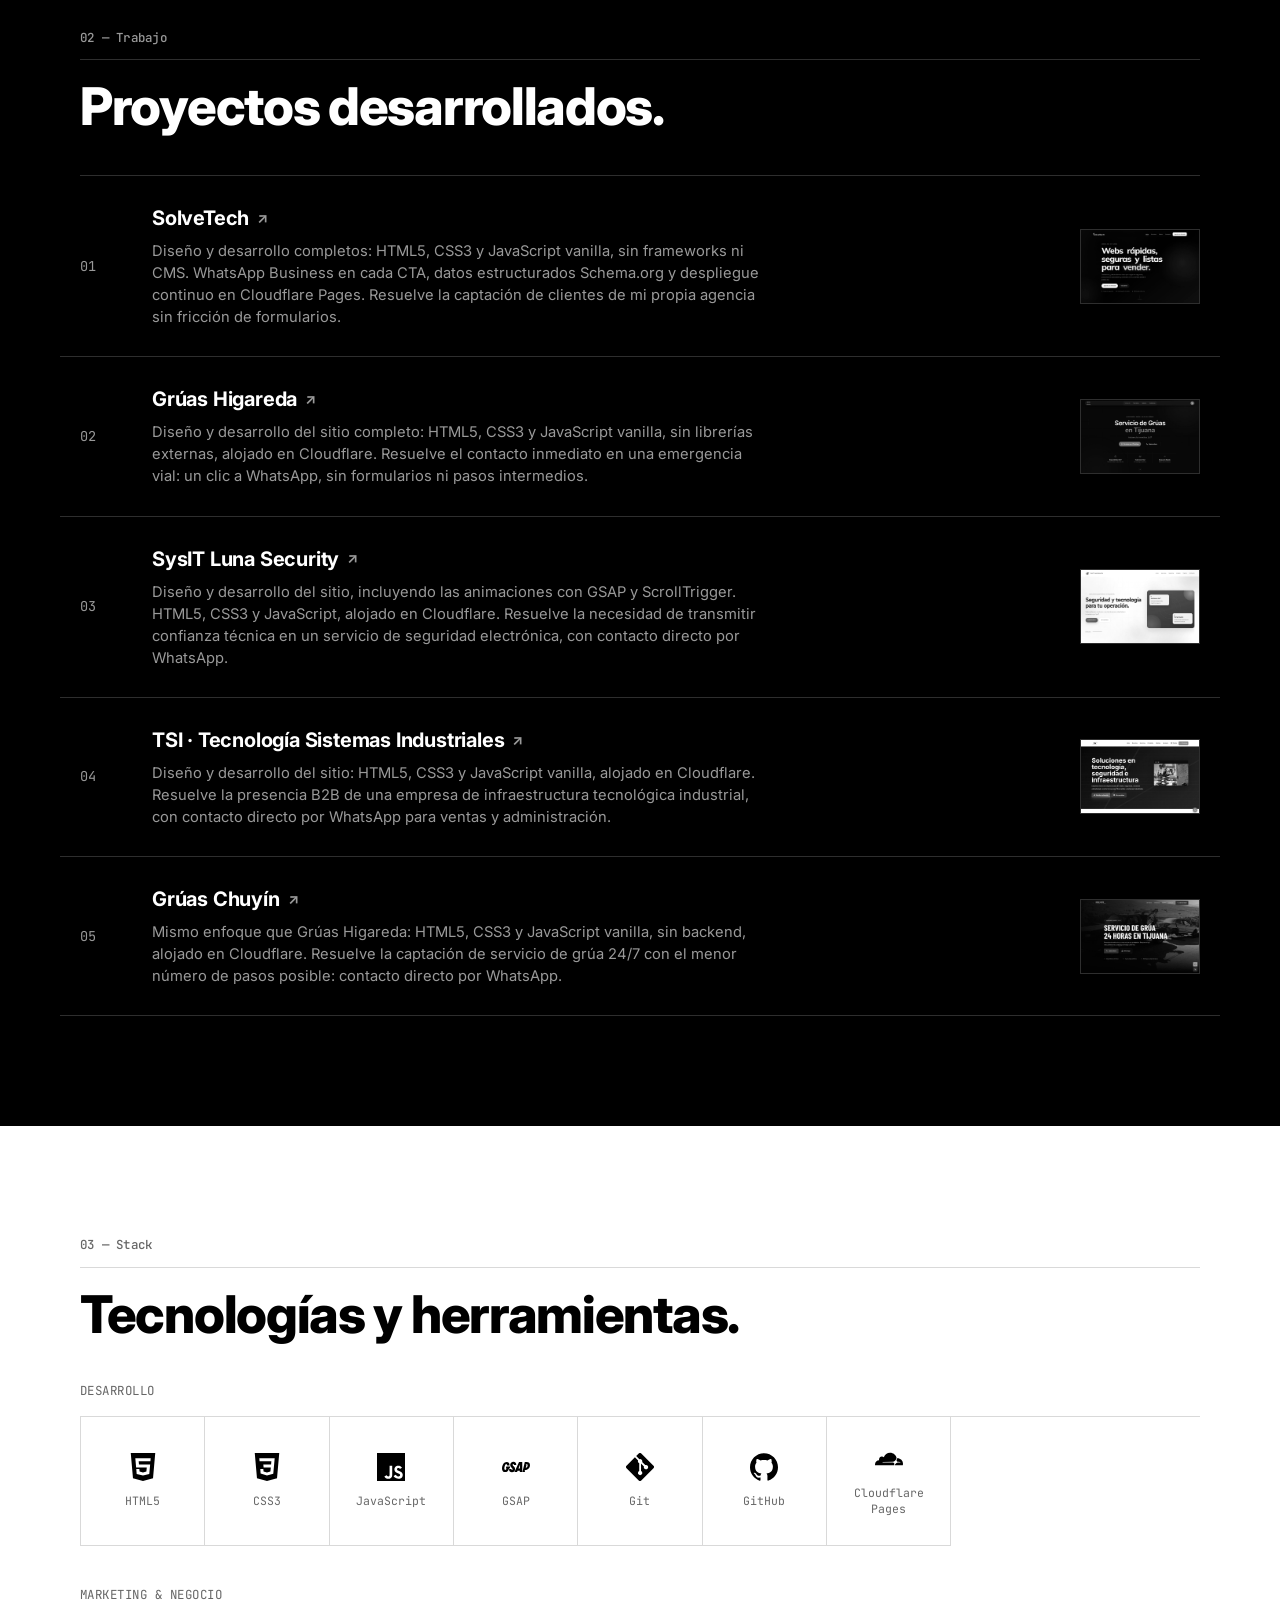
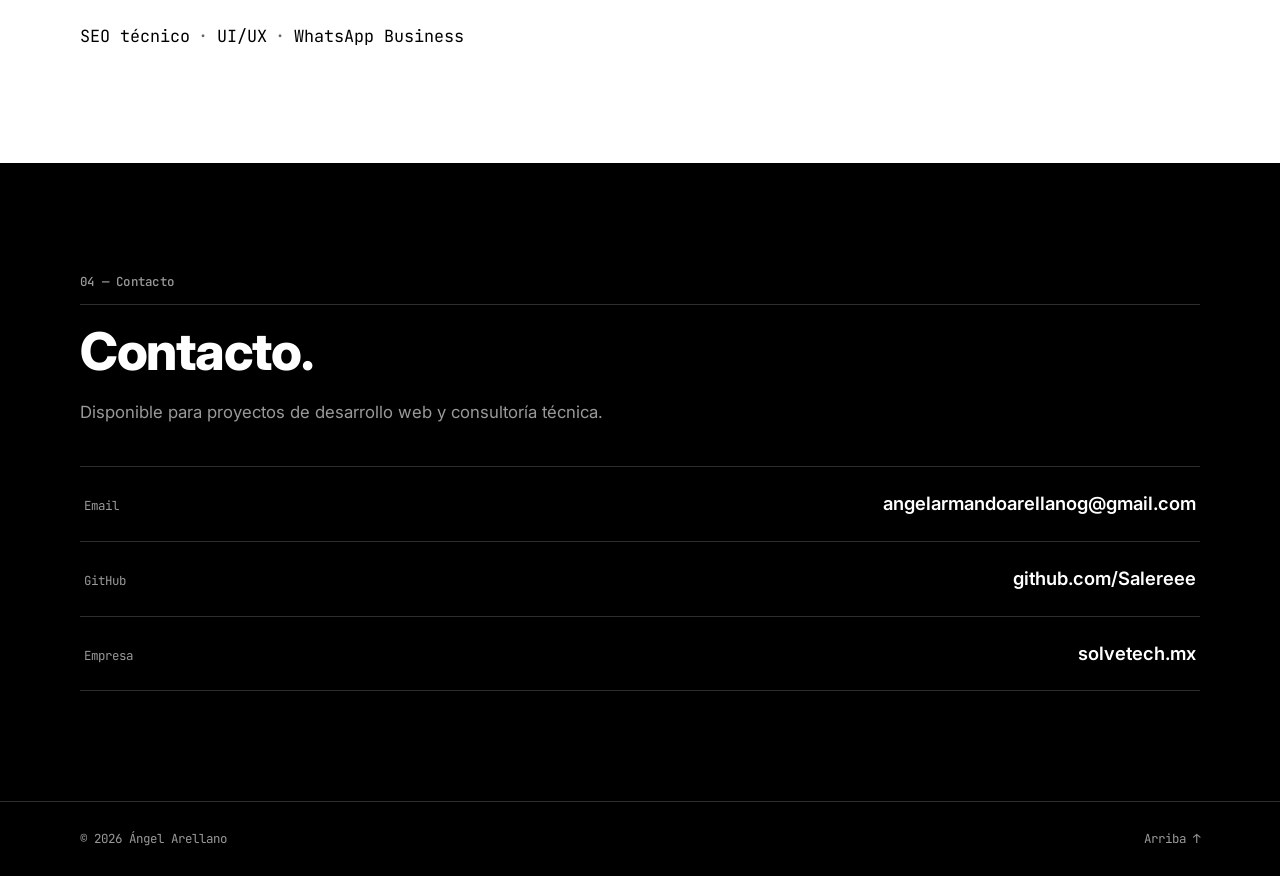
<file: portfolio/index.html>
<!DOCTYPE html>
<html lang="es">
<head>
<meta charset="UTF-8">
<meta name="viewport" content="width=device-width, initial-scale=1.0">
<title>Ángel Arellano</title>
<meta name="description" content="Ángel Arellano — Ingeniero de Software en Tijuana, México. Fundador de SolveTech.">
<link rel="icon" href="../LogoTransparentecClaro.ico">
<link rel="preconnect" href="https://fonts.googleapis.com">
<link rel="preconnect" href="https://fonts.gstatic.com" crossorigin>
<link href="https://fonts.googleapis.com/css2?family=Inter:wght@400;500;600;800;900&family=JetBrains+Mono:wght@400;500;700&display=swap" rel="stylesheet">
<link rel="stylesheet" href="styles.css">
</head>
<body>

<div class="scroll-progress" id="scrollProgress" aria-hidden="true"></div>
<div class="cursor-dot" id="cursorDot" aria-hidden="true"></div>
<div class="work-preview" id="workPreview" aria-hidden="true"><img id="workPreviewImg" alt=""></div>

<nav class="nav" id="nav">
  <div class="nav-inner">
    <a href="#top" class="nav-brand">AA</a>
    <button class="nav-toggle" id="navToggle" aria-label="Abrir menú" aria-expanded="false">
      <span></span><span></span>
    </button>
    <div class="nav-links" id="navLinks">
      <a href="#about"><span class="idx">01</span>Info</a>
      <a href="#work"><span class="idx">02</span>Trabajo</a>
      <a href="#stack"><span class="idx">03</span>Stack</a>
      <a href="#contact"><span class="idx">04</span>Contacto</a>
    </div>
  </div>
</nav>

<header class="hero" id="top">
  <div class="hero-grid" id="heroGrid" aria-hidden="true"></div>
  <div class="hero-inner">
    <p class="mono eyebrow reveal">Tijuana, México — Software Engineer</p>
    <h1 class="hero-title" aria-label="Ángel Arellano.">
      <span class="line"><span class="letter" style="--i:0">Á</span><span class="letter" style="--i:1">n</span><span class="letter" style="--i:2">g</span><span class="letter" style="--i:3">e</span><span class="letter" style="--i:4">l</span></span>
      <span class="line"><span class="letter" style="--i:5">A</span><span class="letter" style="--i:6">r</span><span class="letter" style="--i:7">e</span><span class="letter" style="--i:8">l</span><span class="letter" style="--i:9">l</span><span class="letter" style="--i:10">a</span><span class="letter" style="--i:11">n</span><span class="letter" style="--i:12">o</span><span class="letter" style="--i:13">.</span></span>
    </h1>
    <p class="hero-sub reveal">Fundador de SolveTech. Diseño y desarrollo sitios y sistemas para negocios en Baja California.</p>
    <div class="hero-actions reveal">
      <a href="#work" class="btn btn-solid" data-magnetic>Ver trabajo</a>
      <a href="#contact" class="btn btn-line" data-magnetic>Contacto</a>
    </div>
  </div>
</header>

<main>

  <section class="section section-light" id="about">
    <div class="section-inner about-grid">
      <div>
        <p class="mono section-eyebrow reveal">01 — Info</p>
        <h2 class="reveal">Enfoque práctico, resultados concretos.</h2>
      </div>
      <div class="about-copy">
        <p class="lead reveal">Con sede en Tijuana, Baja California, inicié desarrollando sitios web para negocios locales — grúas, seguridad electrónica, servicios generales — lo que dio origen a SolveTech, la agencia que dirijo actualmente.</p>
        <p class="lead reveal">Mi interés está en el desarrollo de software que se implementa y utiliza en producción, no únicamente en el diseño visual de una maqueta.</p>
        <dl class="facts reveal">
          <div class="facts-row"><dt>Base</dt><dd>Tijuana, Baja California</dd></div>
          <div class="facts-row"><dt>Empresa</dt><dd>SolveTech</dd></div>
          <div class="facts-row"><dt>Enfoque</dt><dd>Desarrollo web, sistemas, marketing digital</dd></div>
        </dl>
      </div>
    </div>
  </section>

  <section class="section" id="work">
    <div class="section-inner">
      <p class="mono section-eyebrow reveal">02 — Trabajo</p>
      <h2 class="reveal">Proyectos desarrollados.</h2>

      <ul class="work-list">

        <li class="work-row reveal" data-magnetic-row>
          <span class="work-idx mono">01</span>
          <div class="work-main">
            <h3><a href="https://solvetech.mx" target="_blank" rel="noopener">SolveTech <span class="arrow">↗</span></a></h3>
            <p>Diseño y desarrollo completos: HTML5, CSS3 y JavaScript vanilla, sin frameworks ni CMS. WhatsApp Business en cada CTA, datos estructurados Schema.org y despliegue continuo en Cloudflare Pages. Resuelve la captación de clientes de mi propia agencia sin fricción de formularios.</p>
          </div>
          <a href="https://solvetech.mx" target="_blank" rel="noopener" class="work-thumb">
            <img src="assets/images/solvetech.jpg" alt="SolveTech" loading="lazy">
          </a>
        </li>

        <li class="work-row reveal" data-magnetic-row>
          <span class="work-idx mono">02</span>
          <div class="work-main">
            <h3><a href="https://gruashigareda.com" target="_blank" rel="noopener">Grúas Higareda <span class="arrow">↗</span></a></h3>
            <p>Diseño y desarrollo del sitio completo: HTML5, CSS3 y JavaScript vanilla, sin librerías externas, alojado en Cloudflare. Resuelve el contacto inmediato en una emergencia vial: un clic a WhatsApp, sin formularios ni pasos intermedios.</p>
          </div>
          <a href="https://gruashigareda.com" target="_blank" rel="noopener" class="work-thumb">
            <img src="assets/images/higareda.jpg" alt="Grúas Higareda" loading="lazy">
          </a>
        </li>

        <li class="work-row reveal" data-magnetic-row>
          <span class="work-idx mono">03</span>
          <div class="work-main">
            <h3><a href="https://sysitseguridad.com.mx" target="_blank" rel="noopener">SysIT Luna Security <span class="arrow">↗</span></a></h3>
            <p>Diseño y desarrollo del sitio, incluyendo las animaciones con GSAP y ScrollTrigger. HTML5, CSS3 y JavaScript, alojado en Cloudflare. Resuelve la necesidad de transmitir confianza técnica en un servicio de seguridad electrónica, con contacto directo por WhatsApp.</p>
          </div>
          <a href="https://sysitseguridad.com.mx" target="_blank" rel="noopener" class="work-thumb">
            <img src="assets/images/sysit.jpg" alt="SysIT Luna Security" loading="lazy">
          </a>
        </li>

        <li class="work-row reveal" data-magnetic-row>
          <span class="work-idx mono">04</span>
          <div class="work-main">
            <h3><a href="https://tsitijuana.com" target="_blank" rel="noopener">TSI · Tecnología Sistemas Industriales <span class="arrow">↗</span></a></h3>
            <p>Diseño y desarrollo del sitio: HTML5, CSS3 y JavaScript vanilla, alojado en Cloudflare. Resuelve la presencia B2B de una empresa de infraestructura tecnológica industrial, con contacto directo por WhatsApp para ventas y administración.</p>
          </div>
          <a href="https://tsitijuana.com" target="_blank" rel="noopener" class="work-thumb">
            <img src="assets/images/tsi.jpg" alt="TSI Tijuana" loading="lazy">
          </a>
        </li>

        <li class="work-row reveal" data-magnetic-row>
          <span class="work-idx mono">05</span>
          <div class="work-main">
            <h3><a href="https://gruaschuyin.com.mx" target="_blank" rel="noopener">Grúas Chuyín <span class="arrow">↗</span></a></h3>
            <p>Mismo enfoque que Grúas Higareda: HTML5, CSS3 y JavaScript vanilla, sin backend, alojado en Cloudflare. Resuelve la captación de servicio de grúa 24/7 con el menor número de pasos posible: contacto directo por WhatsApp.</p>
          </div>
          <a href="https://gruaschuyin.com.mx" target="_blank" rel="noopener" class="work-thumb">
            <img src="assets/images/chuyin.jpg" alt="Grúas Chuyín" loading="lazy">
          </a>
        </li>

      </ul>
    </div>
  </section>

  <section class="section section-light" id="stack">
    <div class="section-inner">
      <p class="mono section-eyebrow reveal">03 — Stack</p>
      <h2 class="reveal">Tecnologías y herramientas.</h2>

      <p class="mono stack-label reveal">Desarrollo</p>
      <div class="tech-grid reveal">
        <div class="tech-item">
          <svg viewBox="0 0 24 24" aria-hidden="true"><path d="M1.5 0h21l-1.91 21.563L11.977 24l-8.564-2.438L1.5 0zm7.031 9.75l-.232-2.718 10.059.003.23-2.622L5.412 4.41l.698 8.01h9.126l-.326 3.426-2.91.804-2.955-.81-.188-2.11H6.248l.33 4.171L12 19.351l5.379-1.443.744-8.157H8.531z"/></svg>
          <span>HTML5</span>
        </div>
        <div class="tech-item">
          <svg viewBox="0 0 24 24" aria-hidden="true"><path d="M1.5 0h21l-1.91 21.563L11.977 24l-8.565-2.438L1.5 0zm17.09 4.413L5.41 4.41l.213 2.622 10.125.002-.255 2.716h-6.64l.24 2.573h6.182l-.366 3.523-2.91.804-2.956-.81-.188-2.11h-2.61l.29 3.855L12 19.288l5.373-1.53L18.59 4.414z"/></svg>
          <span>CSS3</span>
        </div>
        <div class="tech-item">
          <svg viewBox="0 0 24 24" aria-hidden="true"><path d="M0 0h24v24H0V0zm22.034 18.276c-.175-1.095-.888-2.015-3.003-2.873-.736-.345-1.554-.585-1.797-1.14-.091-.33-.105-.51-.046-.705.15-.646.915-.84 1.515-.66.39.12.75.42.976.9 1.034-.676 1.034-.676 1.755-1.125-.27-.42-.404-.601-.586-.78-.63-.705-1.469-1.065-2.834-1.034l-.705.089c-.676.165-1.32.525-1.71 1.005-1.14 1.291-.811 3.541.569 4.471 1.365 1.02 3.361 1.244 3.616 2.205.24 1.17-.87 1.545-1.966 1.41-.811-.18-1.26-.586-1.755-1.336l-1.83 1.051c.21.48.45.689.81 1.109 1.74 1.756 6.09 1.666 6.871-1.004.029-.09.24-.705.074-1.65l.046.067zm-8.983-7.245h-2.248c0 1.938-.009 3.864-.009 5.805 0 1.232.063 2.363-.138 2.711-.33.689-1.18.601-1.566.48-.396-.196-.597-.466-.83-.855-.063-.105-.11-.196-.127-.196l-1.825 1.125c.305.63.75 1.172 1.324 1.517.855.51 2.004.675 3.207.405.783-.226 1.458-.691 1.811-1.411.51-.93.402-2.07.397-3.346.012-2.054 0-4.109 0-6.179l.004-.056z"/></svg>
          <span>JavaScript</span>
        </div>
        <div class="tech-item">
          <svg viewBox="0 0 24 24" aria-hidden="true"><path d="M9.83,7.59C10.647,7.595 11.267,7.828 11.672,8.282C12.055,8.713 12.239,9.336 12.219,10.132L12.205,10.193C12.197,10.211 12.185,10.229 12.17,10.243C12.14,10.272 12.099,10.288 12.057,10.288L10.398,10.288C10.29,10.288 10.199,10.2 10.199,10.093C10.199,9.669 10.071,9.435 9.809,9.383L9.689,9.372C9.347,9.372 9.125,9.583 9.119,9.951C9.112,10.361 9.344,10.734 10.004,11.374C10.872,12.19 11.221,12.913 11.204,13.867C11.177,15.411 10.127,16.41 8.531,16.41C7.716,16.41 7.093,16.191 6.678,15.761C6.258,15.324 6.066,14.683 6.106,13.855C6.108,13.813 6.125,13.772 6.155,13.743C6.185,13.714 6.226,13.698 6.267,13.698L7.983,13.698C8.007,13.699 8.03,13.705 8.052,13.715C8.073,13.726 8.092,13.741 8.107,13.76C8.12,13.775 8.129,13.793 8.135,13.813C8.14,13.832 8.141,13.853 8.137,13.873C8.118,14.171 8.171,14.394 8.288,14.518C8.363,14.598 8.469,14.639 8.599,14.639C8.916,14.639 9.102,14.414 9.109,14.024C9.115,13.687 9.007,13.39 8.427,12.792C7.676,12.058 7.003,11.3 7.024,10.108C7.037,9.416 7.311,8.784 7.798,8.327C8.312,7.845 9.014,7.59 9.83,7.59ZM4.047,7.618C4.794,7.612 5.381,7.842 5.789,8.303C6.221,8.79 6.44,9.524 6.441,10.485C6.44,10.527 6.422,10.567 6.392,10.597C6.362,10.626 6.322,10.643 6.28,10.643L4.479,10.643C4.448,10.642 4.417,10.629 4.395,10.607C4.373,10.584 4.361,10.553 4.36,10.522C4.346,9.899 4.172,9.576 3.828,9.538L3.757,9.534C3.067,9.535 2.66,10.472 2.444,10.992C2.142,11.719 1.988,12.507 2.018,13.293C2.033,13.659 2.092,14.173 2.438,14.386C2.746,14.575 3.185,14.45 3.451,14.24C3.716,14.031 3.93,13.669 4.02,13.339C4.033,13.293 4.033,13.258 4.021,13.241C4.015,13.233 4.003,13.229 3.989,13.226L3.485,13.222C3.461,13.222 3.436,13.216 3.414,13.206C3.392,13.196 3.372,13.181 3.356,13.162C3.344,13.148 3.335,13.13 3.331,13.112C3.327,13.093 3.327,13.074 3.331,13.056L3.647,11.682C3.663,11.611 3.726,11.558 3.804,11.548L3.804,11.545L6.839,11.545C6.846,11.545 6.854,11.545 6.86,11.546C6.939,11.556 6.995,11.63 6.994,11.71L6.994,11.714L6.678,13.085C6.661,13.163 6.583,13.22 6.494,13.22L6.113,13.22C6.1,13.22 6.086,13.225 6.075,13.233C6.064,13.241 6.056,13.253 6.052,13.266C5.7,14.46 5.223,15.282 4.594,15.775C4.058,16.195 3.399,16.391 2.517,16.391C1.725,16.391 1.191,16.136 0.738,15.633C0.14,14.967 -0.107,13.879 0.043,12.566C0.313,10.103 1.589,7.618 4.047,7.618ZM21.016,7.75C23.026,7.75 24.03,8.662 23.999,10.461C23.962,12.569 22.678,14.119 20.745,14.477C20.47,14.527 20.191,14.547 19.912,14.545L18.978,14.541C18.963,14.541 18.948,14.547 18.937,14.558C18.926,14.568 18.92,14.583 18.92,14.598C18.92,14.608 18.922,14.618 18.928,14.627C18.933,14.636 18.941,14.643 18.95,14.648L19.744,15.062C19.809,15.096 19.835,15.153 19.82,15.226C19.815,15.249 19.618,16.139 19.613,16.159C19.596,16.237 19.533,16.282 19.442,16.282L17.739,16.282C17.715,16.282 17.69,16.277 17.668,16.267C17.646,16.257 17.626,16.241 17.61,16.223C17.598,16.208 17.589,16.191 17.585,16.173C17.58,16.155 17.581,16.135 17.585,16.116L19.481,7.875C19.5,7.789 19.581,7.751 19.653,7.751L21.016,7.75ZM17.273,7.762C17.292,7.77 17.31,7.781 17.324,7.795C17.338,7.81 17.351,7.828 17.358,7.847C17.366,7.866 17.369,7.886 17.369,7.906L17.358,16.119C17.361,16.138 17.36,16.158 17.355,16.177C17.35,16.196 17.34,16.213 17.328,16.228C17.313,16.245 17.295,16.259 17.274,16.268C17.254,16.277 17.232,16.282 17.21,16.281L15.397,16.281C15.377,16.282 15.356,16.277 15.337,16.27C15.318,16.262 15.3,16.25 15.286,16.236C15.272,16.221 15.26,16.204 15.253,16.185C15.245,16.166 15.241,16.146 15.241,16.125L15.28,15.328C15.282,15.241 15.28,15.217 15.229,15.211L15.161,15.209L13.447,15.209C13.323,15.209 13.314,15.22 13.27,15.334L12.914,16.191C12.882,16.252 12.818,16.281 12.722,16.281L10.927,16.281C10.818,16.281 10.74,16.173 10.781,16.072L14.499,7.873C14.524,7.824 14.562,7.75 14.648,7.75L17.214,7.75C17.234,7.75 17.254,7.754 17.273,7.762ZM15.5,9.985C15.492,9.953 15.466,9.956 15.445,9.998C15.43,10.028 15.416,10.06 15.405,10.091L14.121,13.274C14.114,13.294 14.109,13.31 14.105,13.322C14.104,13.328 14.103,13.335 14.104,13.341C14.105,13.347 14.108,13.353 14.111,13.358C14.115,13.363 14.12,13.367 14.126,13.37C14.131,13.373 14.137,13.376 14.143,13.376L15.215,13.39C15.334,13.38 15.34,13.374 15.352,13.253C15.354,13.21 15.506,10.022 15.5,9.985ZM20.112,9.582C20.097,9.582 20.083,9.588 20.072,9.599C20.061,9.609 20.055,9.624 20.054,9.639C20.054,9.649 20.057,9.659 20.062,9.668C20.068,9.677 20.075,9.685 20.084,9.69C20.097,9.697 20.869,10.104 20.926,10.135C20.968,10.158 20.969,10.198 20.955,10.267C20.948,10.298 20.415,12.642 20.416,12.644C20.419,12.647 20.435,12.655 20.515,12.655L20.551,12.655C21.446,12.619 21.934,11.561 21.952,10.534C21.961,9.979 21.772,9.638 21.429,9.588L21.358,9.582L20.112,9.582Z"/></svg>
          <span>GSAP</span>
        </div>
        <div class="tech-item">
          <svg viewBox="0 0 24 24" aria-hidden="true"><path d="M13.09 23.549a1.54 1.54 0 0 1-2.18 0L.451 13.089a1.54 1.54 0 0 1 0-2.179l7.191-7.19 2.733 2.733a1.85 1.85 0 0 0 .964 2.326v6.66a1.849 1.849 0 1 0 1.54 0V8.957l2.508 2.508a1.85 1.85 0 1 0 1.09-1.09l-2.634-2.634a1.85 1.85 0 0 0-2.378-2.377L8.73 2.63 10.91.451a1.54 1.54 0 0 1 2.179 0l10.459 10.46a1.54 1.54 0 0 1 0 2.179z"/></svg>
          <span>Git</span>
        </div>
        <div class="tech-item">
          <svg viewBox="0 0 24 24" aria-hidden="true"><path d="M12 .297c-6.63 0-12 5.373-12 12 0 5.303 3.438 9.8 8.205 11.385.6.113.82-.258.82-.577 0-.285-.01-1.04-.015-2.04-3.338.724-4.042-1.61-4.042-1.61C4.422 18.07 3.633 17.7 3.633 17.7c-1.087-.744.084-.729.084-.729 1.205.084 1.838 1.236 1.838 1.236 1.07 1.835 2.809 1.305 3.495.998.108-.776.417-1.305.76-1.605-2.665-.3-5.466-1.332-5.466-5.93 0-1.31.465-2.38 1.235-3.22-.135-.303-.54-1.523.105-3.176 0 0 1.005-.322 3.3 1.23.96-.267 1.98-.399 3-.405 1.02.006 2.04.138 3 .405 2.28-1.552 3.285-1.23 3.285-1.23.645 1.653.24 2.873.12 3.176.765.84 1.23 1.91 1.23 3.22 0 4.61-2.805 5.625-5.475 5.92.42.36.81 1.096.81 2.22 0 1.606-.015 2.896-.015 3.286 0 .315.21.69.825.57C20.565 22.092 24 17.592 24 12.297c0-6.627-5.373-12-12-12"/></svg>
          <span>GitHub</span>
        </div>
        <div class="tech-item">
          <svg viewBox="0 0 24 24" aria-hidden="true"><path d="M16.5088 16.8447c.1475-.5068.0908-.9707-.1553-1.3154-.2246-.3164-.6045-.499-1.0615-.5205l-8.6592-.1123a.1559.1559 0 0 1-.1333-.0713c-.0283-.042-.0351-.0986-.021-.1553.0278-.084.1123-.1484.2036-.1562l8.7359-.1123c1.0351-.0489 2.1601-.8868 2.5537-1.9136l.499-1.3013c.0215-.0561.0293-.1128.0147-.168-.5625-2.5463-2.835-4.4453-5.5499-4.4453-2.5039 0-4.6284 1.6177-5.3876 3.8614-.4927-.3658-1.1187-.5625-1.794-.499-1.2026.119-2.1665 1.083-2.2861 2.2856-.0283.31-.0069.6128.0635.894C1.5683 13.171 0 14.7754 0 16.752c0 .1748.0142.3515.0352.5273.0141.083.0844.1475.1689.1475h15.9814c.0909 0 .1758-.0645.2032-.1553l.12-.4268zm2.7568-5.5634c-.0771 0-.1611 0-.2383.0112-.0566 0-.1054.0415-.127.0976l-.3378 1.1744c-.1475.5068-.0918.9707.1543 1.3164.2256.3164.6055.498 1.0625.5195l1.8437.1133c.0557 0 .1055.0263.1329.0703.0283.043.0351.1074.0214.1562-.0283.084-.1132.1485-.204.1553l-1.921.1123c-1.041.0488-2.1582.8867-2.5527 1.914l-.1406.3585c-.0283.0713.0215.1416.0986.1416h6.5977c.0771 0 .1474-.0489.169-.126.1122-.4082.1757-.837.1757-1.2803 0-2.6025-2.125-4.727-4.7344-4.727"/></svg>
          <span>Cloudflare Pages</span>
        </div>
      </div>

      <p class="mono stack-label reveal">Marketing &amp; Negocio</p>
      <p class="stack-list mono reveal">
        <span>SEO técnico</span><span>UI/UX</span><span>WhatsApp Business</span>
      </p>
    </div>
  </section>

  <section class="section" id="contact">
    <div class="section-inner">
      <p class="mono section-eyebrow reveal">04 — Contacto</p>
      <h2 class="reveal">Contacto.</h2>
      <p class="lead reveal">Disponible para proyectos de desarrollo web y consultoría técnica.</p>
      <ul class="contact-list">
        <li class="reveal">
          <a href="mailto:angelarmandoarellanog@gmail.com">
            <span class="mono">Email</span>
            <span class="contact-value">angelarmandoarellanog@gmail.com</span>
          </a>
        </li>
        <li class="reveal">
          <a href="https://github.com/Salereee" target="_blank" rel="noopener">
            <span class="mono">GitHub</span>
            <span class="contact-value">github.com/Salereee</span>
          </a>
        </li>
        <li class="reveal">
          <a href="https://solvetech.mx" target="_blank" rel="noopener">
            <span class="mono">Empresa</span>
            <span class="contact-value">solvetech.mx</span>
          </a>
        </li>
      </ul>
    </div>
  </section>

</main>

<footer class="footer">
  <div class="section-inner footer-inner">
    <span class="mono">© <span id="year"></span> Ángel Arellano</span>
    <a href="#top" class="mono">Arriba ↑</a>
  </div>
</footer>

<script src="script.js"></script>
</body>
</html>
</file>
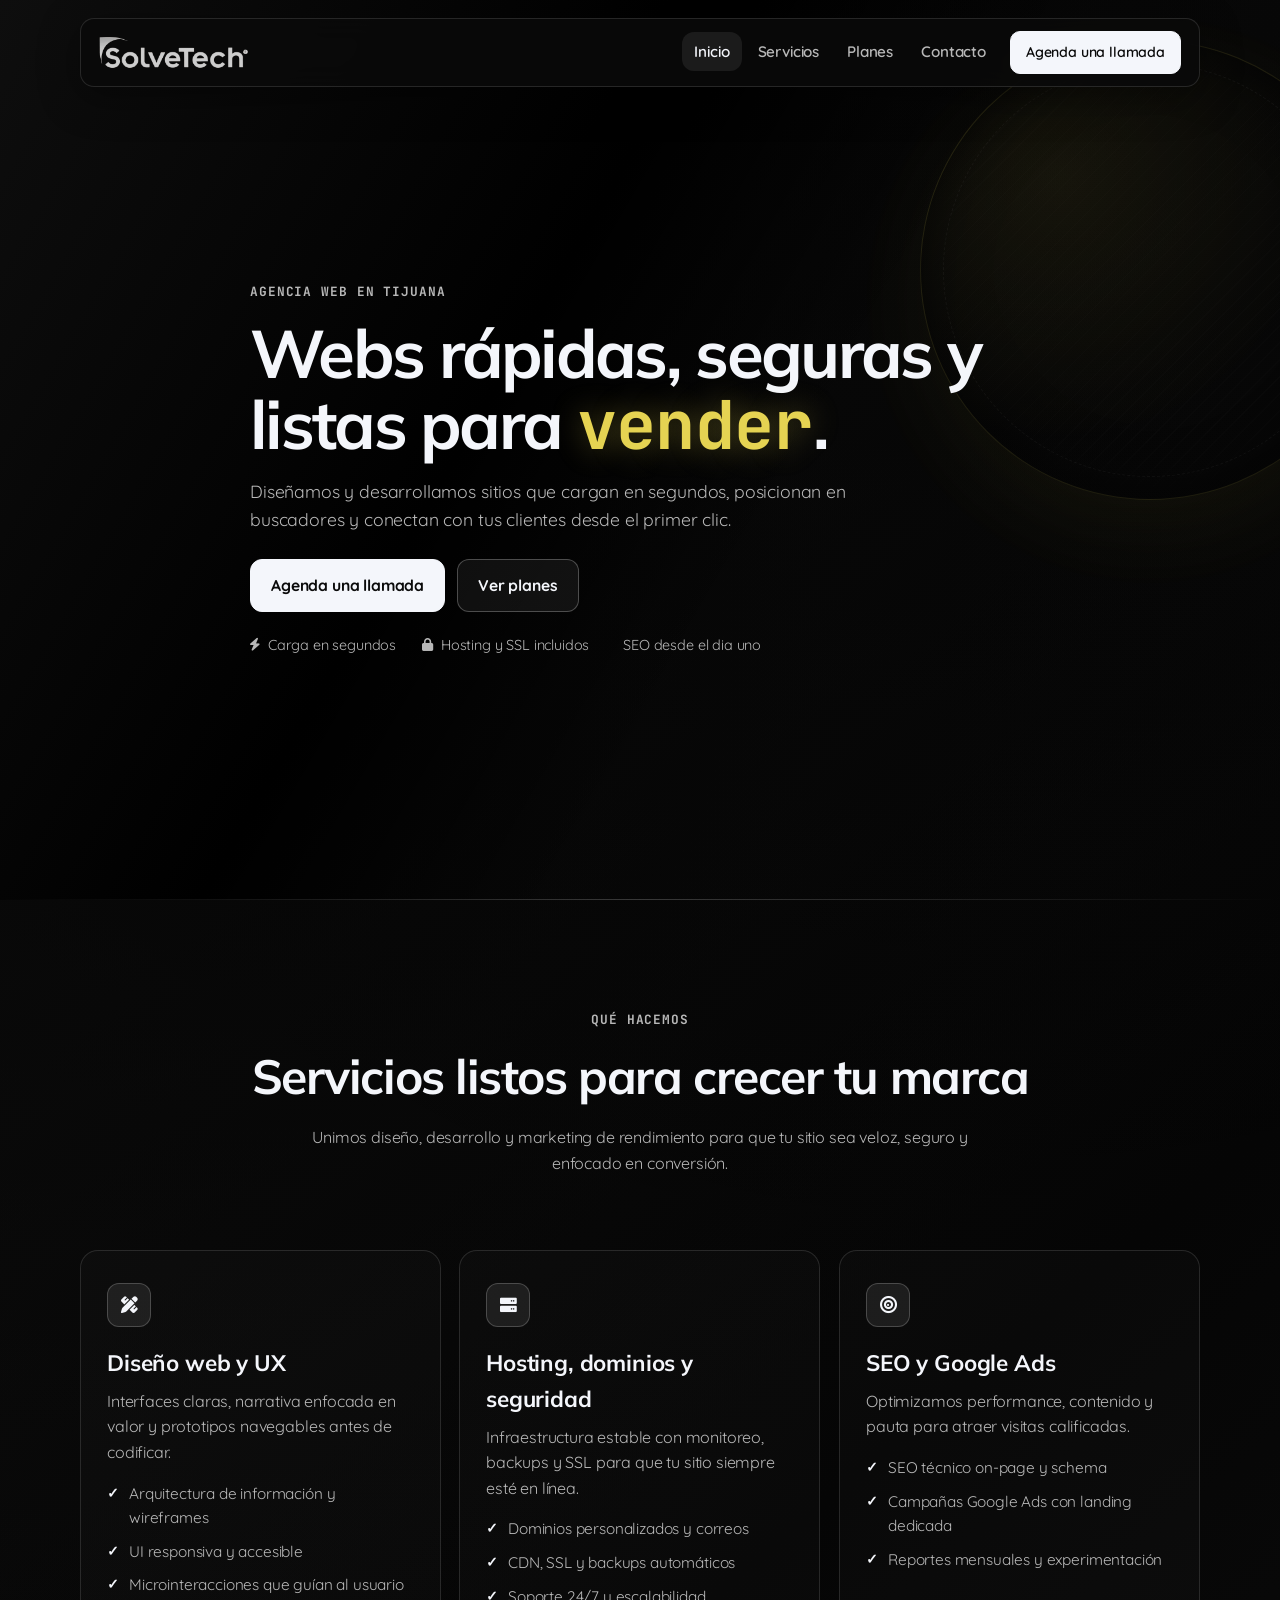
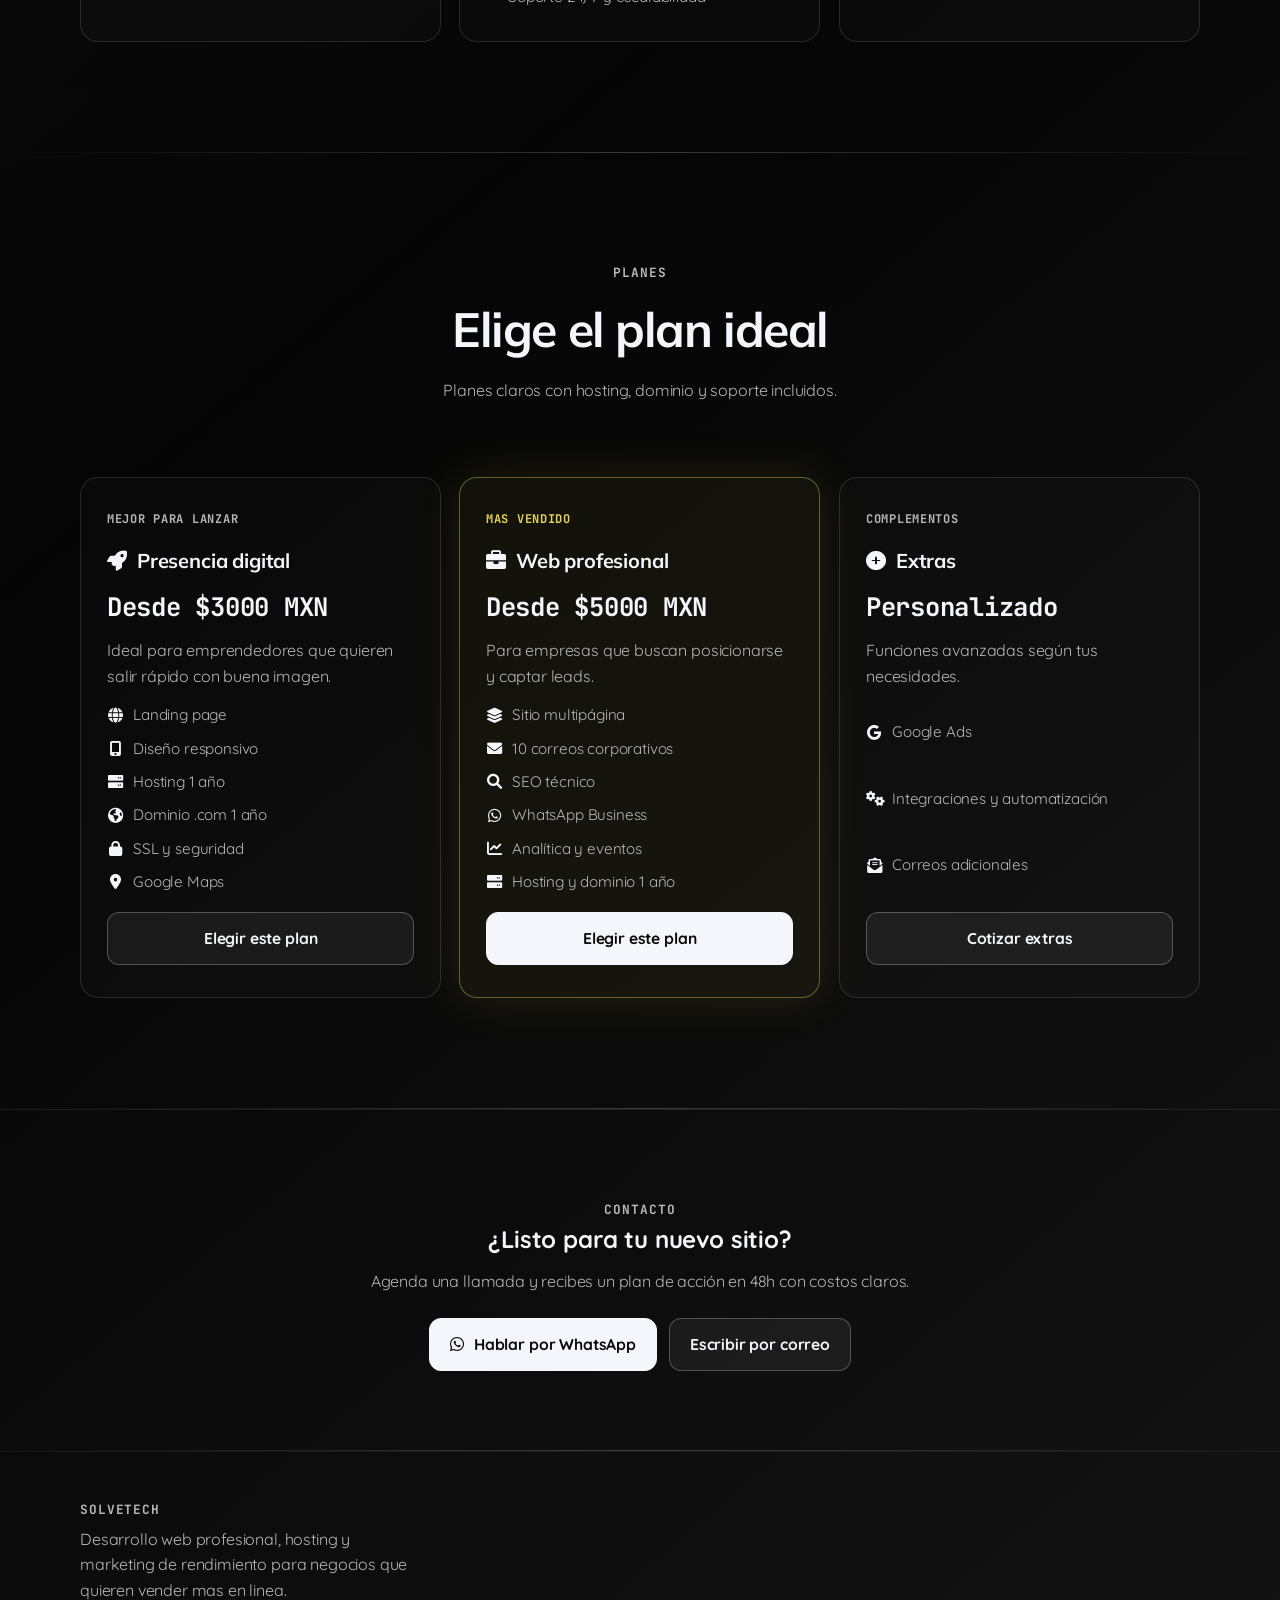
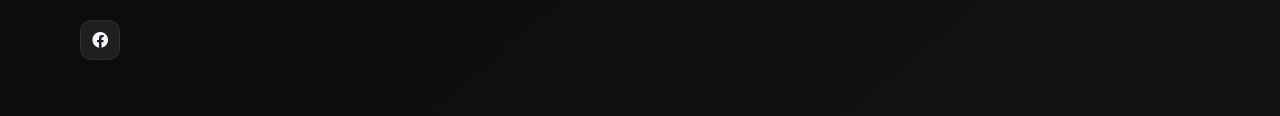
<file: SolveTech-master/index.html>
<!DOCTYPE html>
<html lang="es">
<head>
  <meta charset="UTF-8">
  <meta name="viewport" content="width=device-width, initial-scale=1.0">
  <meta name="description" content="SolveTech: desarrollo web, hosting, dominios, SEO y Google Ads con enfoque en conversiones.">
  <title>SolveTech - Desarrollo Web Profesional</title>
  <link rel="icon" href="LogoTransparentecClaro.ico" type="image/x-icon">
  <link rel="preload" href="styles.css" as="style">
  <link rel="stylesheet" href="styles.css">
  <link rel="stylesheet" href="https://cdnjs.cloudflare.com/ajax/libs/font-awesome/6.0.0/css/all.min.css">
  <link href="https://fonts.googleapis.com/css2?family=Mulish:wght@400;500;600;700&family=Quicksand:wght@400;500;600;700&family=JetBrains+Mono:wght@500;700&display=swap" rel="stylesheet" media="all">
</head>
<body>
  <nav class="navbar" role="navigation" aria-label="Menu principal">
    <div class="nav-container">
      <div class="logo">
        <img src="LogoLetrasTransparenteClaro.png" alt="SolveTech Logo">
      </div>
      <ul class="nav-links">
        <li><a href="#inicio">Inicio</a></li>
        <li><a href="#servicios">Servicios</a></li>
        <li><a href="#precios">Planes</a></li>
        <li><a href="#contacto">Contacto</a></li>
        <li><a href="https://wa.me/526641649998" class="btn primary small nav-cta" target="_blank" rel="noopener">Agenda una llamada</a></li>
      </ul>
      <button class="menu-toggle" aria-label="Abrir menu">
        <i class="fas fa-bars"></i>
      </button>
    </div>
  </nav>

  <section id="inicio" class="hero">
    <div class="hero-art" aria-hidden="true"></div>
    <div class="container hero-copy animate">
      <p class="eyebrow">Agencia web en Tijuana</p>
      <h1>Webs r&aacute;pidas, seguras y listas para <span class="accent-word">vender</span>.</h1>
      <p class="lead-text">Dise&ntilde;amos y desarrollamos sitios que cargan en segundos, posicionan en buscadores y conectan con tus clientes desde el primer clic.</p>
      <div class="hero-actions">
        <a class="btn primary" href="#contacto">Agenda una llamada</a>
        <a class="btn ghost" href="#precios">Ver planes</a>
      </div>
      <div class="hero-tags">
        <span><i class="fas fa-bolt"></i> Carga en segundos</span>
        <span><i class="fas fa-lock"></i> Hosting y SSL incluidos</span>
        <span><i class="fas fa-magnifying-glass-chart"></i> SEO desde el dia uno</span>
      </div>
    </div>
  </section>

  <section id="servicios" class="section services">
    <div class="container">
      <div class="section-head animate">
        <p class="eyebrow">Qu&eacute; hacemos</p>
        <h2>Servicios listos para crecer tu marca</h2>
        <p class="lead">Unimos dise&ntilde;o, desarrollo y marketing de rendimiento para que tu sitio sea veloz, seguro y enfocado en conversi&oacute;n.</p>
      </div>
      <div class="services-grid">
        <article class="service-card animate">
          <div class="icon-badge"><i class="fas fa-pen-ruler"></i></div>
          <h3>Dise&ntilde;o web y UX</h3>
          <p>Interfaces claras, narrativa enfocada en valor y prototipos navegables antes de codificar.</p>
          <ul class="checklist">
            <li>Arquitectura de informaci&oacute;n y wireframes</li>
            <li>UI responsiva y accesible</li>
            <li>Microinteracciones que gu&iacute;an al usuario</li>
          </ul>
        </article>
        <article class="service-card animate" data-delay="60">
          <div class="icon-badge"><i class="fas fa-server"></i></div>
          <h3>Hosting, dominios y seguridad</h3>
          <p>Infraestructura estable con monitoreo, backups y SSL para que tu sitio siempre est&eacute; en l&iacute;nea.</p>
          <ul class="checklist">
            <li>Dominios personalizados y correos</li>
            <li>CDN, SSL y backups autom&aacute;ticos</li>
            <li>Soporte 24/7 y escalabilidad</li>
          </ul>
        </article>
        <article class="service-card animate" data-delay="120">
          <div class="icon-badge"><i class="fas fa-bullseye"></i></div>
          <h3>SEO y Google Ads</h3>
          <p>Optimizamos performance, contenido y pauta para atraer visitas calificadas.</p>
          <ul class="checklist">
            <li>SEO t&eacute;cnico on-page y schema</li>
            <li>Campa&ntilde;as Google Ads con landing dedicada</li>
            <li>Reportes mensuales y experimentaci&oacute;n</li>
          </ul>
        </article>
      </div>
    </div>
  </section>

  <section id="precios" class="section pricing">
    <div class="container">
      <div class="section-head animate">
        <p class="eyebrow">Planes</p>
        <h2>Elige el plan ideal</h2>
        <p class="lead">Planes claros con hosting, dominio y soporte incluidos.</p>
      </div>
      <div class="pricing-grid">
        <article class="pricing-card animate">
          <p class="card-label">Mejor para lanzar</p>
          <h3><i class="fas fa-rocket"></i> Presencia digital</h3>
          <p class="price">Desde &#36;3000 MXN</p>
          <p class="desc">Ideal para emprendedores que quieren salir r&aacute;pido con buena imagen.</p>
          <ul>
            <li><i class="fas fa-globe"></i> Landing page</li>
            <li><i class="fas fa-mobile-alt"></i> Dise&ntilde;o responsivo</li>
            <li><i class="fas fa-server"></i> Hosting 1 a&ntilde;o</li>
            <li><i class="fas fa-globe-americas"></i> Dominio .com 1 a&ntilde;o</li>
            <li><i class="fas fa-lock"></i> SSL y seguridad</li>
            <li><i class="fas fa-map-marker-alt"></i> Google Maps</li>
          </ul>
          <a href="https://wa.me/526641649998?text=Hola%2C%20quiero%20informaci%C3%B3n%20sobre%20el%20plan%20Presencia%20digital" class="btn ghost full" target="_blank" rel="noopener">Elegir este plan</a>
        </article>
        <article class="pricing-card featured animate" data-delay="80">
          <p class="card-label featured-label">Mas vendido</p>
          <h3><i class="fas fa-briefcase"></i> Web profesional</h3>
          <p class="price">Desde &#36;5000 MXN</p>
          <p class="desc">Para empresas que buscan posicionarse y captar leads.</p>
          <ul>
            <li><i class="fas fa-layer-group"></i> Sitio multip&aacute;gina</li>
            <li><i class="fas fa-envelope"></i> 10 correos corporativos</li>
            <li><i class="fas fa-search"></i> SEO t&eacute;cnico</li>
            <li><i class="fab fa-whatsapp"></i> WhatsApp Business</li>
            <li><i class="fas fa-chart-line"></i> Anal&iacute;tica y eventos</li>
            <li><i class="fas fa-server"></i> Hosting y dominio 1 a&ntilde;o</li>
          </ul>
          <a href="https://wa.me/526641649998?text=Hola%2C%20quiero%20informaci%C3%B3n%20sobre%20el%20plan%20Web%20profesional" class="btn primary full" target="_blank" rel="noopener">Elegir este plan</a>
        </article>
        <article class="pricing-card animate" data-delay="120">
          <p class="card-label">Complementos</p>
          <h3><i class="fas fa-plus-circle"></i> Extras</h3>
          <p class="price">Personalizado</p>
          <p class="desc">Funciones avanzadas seg&uacute;n tus necesidades.</p>
          <ul>
            <li><i class="fab fa-google"></i> Google Ads</li>
            <li><i class="fas fa-cogs"></i> Integraciones y automatizaci&oacute;n</li>
            <li><i class="fas fa-envelope-open-text"></i> Correos adicionales</li>
          </ul>
          <a href="https://wa.me/526641649998?text=Hola%2C%20quiero%20informaci%C3%B3n%20sobre%20los%20Extras" class="btn ghost full" target="_blank" rel="noopener">Cotizar extras</a>
        </article>
      </div>
    </div>
  </section>

<section id="contacto" class="section contact">
    <div class="container contact-inner">
      <div class="animate visible">
        <p class="eyebrow">Contacto</p>
        <h2>¿Listo para tu nuevo sitio?</h2>
        <p class="lead">Agenda una llamada y recibes un plan de acción en 48h con costos claros.</p>
      </div>
      <div class="contact-actions animate visible" data-delay="80">
        <a href="https://wa.me/526641649998" class="btn primary" target="_blank" rel="noopener">
          <i class="fab fa-whatsapp"></i> Hablar por WhatsApp
        </a>
        <a href="mailto:hola@solvetech.com.mx" class="btn ghost">Escribir por correo</a>
      </div>
    </div>
  </section>
  
  <footer class="footer" role="contentinfo">
    <div class="container footer-grid">
      <div>
        <p class="eyebrow">SolveTech</p>
        <p class="muted">Desarrollo web profesional, hosting y marketing de rendimiento para negocios que quieren vender mas en linea.</p>
        <div class="social-links" style="margin-top: 16px;">
          <a href="https://www.facebook.com/profile.php?id=61574623443688" target="_blank" rel="noopener" aria-label="Facebook de SolveTech"><i class="fab fa-facebook"></i></a>
        </div>
      </div>
  </footer>

  <script>
    const menuToggle = document.querySelector('.menu-toggle');
    const navLinks = document.querySelector('.nav-links');

    menuToggle.addEventListener('click', () => {
      navLinks.classList.toggle('active');
    });

    document.querySelectorAll('a[href^="#"]').forEach(anchor => {
      anchor.addEventListener('click', function (e) {
        e.preventDefault();
        const target = document.querySelector(this.getAttribute('href'));
        if (target) {
          target.scrollIntoView({ behavior: 'smooth' });
        }
        navLinks.classList.remove('active');
      });
    });

    const animated = document.querySelectorAll('.animate');
    const revealObserver = new IntersectionObserver(entries => {
      entries.forEach(entry => {
        if (entry.isIntersecting) {
          const el = entry.target;
          const delay = el.dataset.delay ? Number(el.dataset.delay) : 0;
          setTimeout(() => el.classList.add('visible'), delay);
          revealObserver.unobserve(el);
        }
      });
    }, { threshold: 0.18 });

    animated.forEach(el => revealObserver.observe(el));

    const sectionLinks = document.querySelectorAll('.nav-links a[href^="#"]');
    const sections = document.querySelectorAll('section[id]');
    const navObserver = new IntersectionObserver(entries => {
      entries.forEach(entry => {
        if (entry.isIntersecting) {
          sectionLinks.forEach(link => {
            link.classList.toggle('active', link.getAttribute('href') === `#${entry.target.id}`);
          });
        }
      });
    }, { rootMargin: '-45% 0px -45% 0px' });

    sections.forEach(section => navObserver.observe(section));
  </script>
</body>
</html>
</file>
<file: styles.css>
:root {
  --bg: #0a0a0a;
  --bg-2: #0f141d;
  --panel: rgba(8, 8, 8, 0.9);
  --card: rgba(12, 12, 12, 0.92);
  --border: rgba(255, 255, 255, 0.12);
  --text: #f4f6fb;
  --muted: #b8b8b8;
  --accent: #f4f6fb;
  --accent-2: #090c12;
  --accent-glow: #e5d352;
  --accent-rgb: 229, 211, 82;
  --shadow: 0 22px 70px rgba(0, 0, 0, 0.55);
  --radius: 18px;
  --container: min(1180px, 90vw);
  --font-heading: 'Mulish', sans-serif;
  --font-body: 'Quicksand', sans-serif;
  --font-mono: 'JetBrains Mono', monospace;
  --ease: cubic-bezier(0.16, 1, 0.3, 1);
}

* { box-sizing: border-box; margin: 0; padding: 0; }

html { scroll-behavior: smooth; }

body {
  font-family: var(--font-body);
  background: #0a0a0a;
  color: var(--text);
  min-height: 100vh;
  line-height: 1.6;
  overflow-x: clip;
  letter-spacing: -0.01em;
  -webkit-font-smoothing: antialiased;
}

/* El degradado va en una capa fija propia en vez de
   background-attachment:fixed, que obliga a repintar el fondo
   completo en cada scroll. */
body::before {
  content: '';
  position: fixed;
  inset: 0;
  z-index: -1;
  pointer-events: none;
  background: radial-gradient(circle at 20% 20%, rgba(5, 5, 5, 0.842), transparent 40%),
              radial-gradient(circle at 80% 0%, rgba(2, 2, 2, 0.6), transparent 40%),
              linear-gradient(140deg, #131313 0%, #050505 50%, #131313 100%);
}

/* Iconos SVG (sprite inline, sin peticiones de red) */
.icon-sprite { display: none; }
.icon {
  width: 1em;
  height: 1em;
  flex: none;
  vertical-align: -0.125em;
}

a { color: inherit; text-decoration: none; }
ul { list-style: none; }

a:focus-visible,
button:focus-visible {
  outline: 2px solid var(--accent-glow);
  outline-offset: 3px;
  border-radius: 8px;
}

.container { width: var(--container); margin: 0 auto; }

/* Textura de grano — glamour sutil */
.grain {
  position: fixed;
  inset: 0;
  z-index: 900;
  pointer-events: none;
  opacity: 0.05;
  mix-blend-mode: overlay;
  background-image: url("data:image/svg+xml,%3Csvg xmlns='http://www.w3.org/2000/svg' width='300' height='300'%3E%3Cfilter id='n'%3E%3CfeTurbulence type='fractalNoise' baseFrequency='0.85' numOctaves='4' stitchTiles='stitch'/%3E%3C/filter%3E%3Crect width='100%25' height='100%25' filter='url(%23n)'/%3E%3C/svg%3E");
}

/* Barra de progreso de scroll */
.scroll-progress {
  position: fixed;
  top: 0;
  left: 0;
  right: 0;
  height: 2px;
  z-index: 1100;
  pointer-events: none;
}
.scroll-progress span {
  display: block;
  height: 100%;
  width: 100%;
  transform: scaleX(0);
  transform-origin: 0 50%;
  background: linear-gradient(90deg, rgba(var(--accent-rgb), 0.2), var(--accent-glow));
  box-shadow: 0 0 18px rgba(var(--accent-rgb), 0.5);
}

section {
  padding: 140px 0;
  position: relative;
}
/* El padding-top de cada seccion (140px) ya deja aire bajo la navbar,
   por eso el margen de anclaje es pequeño: si no, se suman ambos y la
   seccion aterriza demasiado abajo. */
section[id] { scroll-margin-top: 24px; }
#inicio { scroll-margin-top: 0; }

/* Navbar */
.navbar {
  position: fixed;
  top: 18px;
  left: 50%;
  transform: translateX(-50%);
  width: var(--container);
  padding: 12px 18px;
  background: rgba(10, 10, 10, 0.6);
  border: 1px solid rgba(255, 255, 255, 0.08);
  border-radius: 16px;
  backdrop-filter: blur(18px);
  -webkit-backdrop-filter: blur(18px);
  z-index: 1000;
  transition: background 0.4s var(--ease), border-color 0.4s var(--ease), padding 0.4s var(--ease), box-shadow 0.4s var(--ease);
}
.navbar.scrolled {
  background: rgba(10, 10, 10, 0.88);
  border-color: var(--border);
  padding: 9px 18px;
  box-shadow: 0 12px 44px rgba(0, 0, 0, 0.5);
}
.nav-container { display: flex; align-items: center; justify-content: space-between; gap: 16px; }
.logo img { height: 32px; width: auto; display: block; }
.nav-links { display: flex; gap: 4px; align-items: center; }
.nav-links a {
  position: relative;
  color: var(--muted);
  padding: 10px 14px;
  border-radius: 12px;
  transition: color 0.25s var(--ease), background 0.25s var(--ease);
  font-weight: 600;
  font-size: 0.93rem;
}
.nav-links a:not(.btn):hover { color: var(--text); background: rgba(255, 255, 255, 0.06); }
.nav-links a:not(.btn).active { color: var(--text); }
.nav-links a:not(.btn).active::after {
  content: '';
  position: absolute;
  left: 14px;
  right: 14px;
  bottom: 4px;
  height: 1.5px;
  border-radius: 2px;
  background: var(--accent-glow);
  box-shadow: 0 0 12px rgba(var(--accent-rgb), 0.7);
}
.nav-cta { margin-left: 10px; }
.menu-toggle { display: none; background: none; border: 1px solid rgba(255, 255, 255, 0.2); color: var(--text); padding: 8px 10px; border-radius: 10px; font-size: 1.1rem; cursor: pointer; }

/* ============ HERO ============ */
.hero {
  min-height: 100vh;
  min-height: 100svh;
  display: flex;
  align-items: center;
  padding: 150px 0 120px;
  position: relative;
  overflow: hidden;
}
.hero-copy {
  position: relative;
  z-index: 2;
  max-width: 940px;
  opacity: var(--fade, 1);
  transform: translate3d(0, var(--fade-shift, 0), 0);
  will-change: opacity, transform;
}

/* Resplandores ambientales difusos: dan profundidad sin dibujar
   una figura definida. Sin bordes ni anillos.
   El difuminado se logra con paradas suaves del degradado en vez de
   filter: blur(), que obliga a re-difuminar el elemento en cada
   frame del parallax. */
.hero-glow {
  position: absolute;
  border-radius: 50%;
  pointer-events: none;
  z-index: 0;
}
.hero-glow-a {
  right: -12%;
  top: 2%;
  width: min(760px, 72vw);
  aspect-ratio: 1;
  background: radial-gradient(circle closest-side,
              rgba(var(--accent-rgb), 0.1),
              rgba(var(--accent-rgb), 0.05) 42%,
              rgba(var(--accent-rgb), 0.015) 68%,
              transparent 85%);
}
.hero-glow-b {
  left: -18%;
  bottom: -28%;
  width: min(640px, 70vw);
  aspect-ratio: 1;
  background: radial-gradient(circle closest-side,
              rgba(255, 255, 255, 0.05),
              rgba(255, 255, 255, 0.022) 45%,
              rgba(255, 255, 255, 0.008) 70%,
              transparent 86%);
}

/* Titular display con reveal por palabra */
.display {
  font-family: var(--font-heading);
  font-size: clamp(2.9rem, 8.2vw, 6.4rem);
  line-height: 0.98;
  letter-spacing: -0.045em;
  font-weight: 800;
  margin: 22px 0 30px;
}
.display .line { display: block; }
.display .word {
  display: inline-block;
  margin-right: 0.22em;
  animation: wordIn 1s var(--ease) both;
  animation-delay: calc(var(--i) * 75ms + 150ms);
}
@keyframes wordIn {
  from { opacity: 0; transform: translateY(0.42em); }
  to   { opacity: 1; transform: translateY(0); }
}

.accent-word {
  color: var(--accent-glow);
  text-shadow: 0 0 46px rgba(var(--accent-rgb), 0.35);
}

.hero-copy p.lead-text {
  color: var(--muted);
  font-size: clamp(1rem, 1.35vw, 1.18rem);
  max-width: 560px;
}
.hero-actions { display: flex; gap: 12px; flex-wrap: wrap; margin: 34px 0 30px; }
.hero-tags { display: flex; flex-wrap: wrap; gap: 10px 30px; }
.hero-tags span { display: inline-flex; align-items: center; gap: 9px; font-size: 0.88rem; color: var(--muted); }
.hero-tags span .icon { font-size: 0.78rem; color: rgba(var(--accent-rgb), 0.85); }

/* Reveal genérico de entrada (hero) — CSS puro, no depende de JS */
.reveal {
  animation: fadeUp 0.9s var(--ease) both;
  animation-delay: calc(var(--d, 0) * 1ms);
}
@keyframes fadeUp {
  from { opacity: 0; transform: translateY(18px); }
  to   { opacity: 1; transform: translateY(0); }
}

/* Indicador de scroll */
.scroll-cue {
  position: absolute;
  left: 50%;
  bottom: 38px;
  transform: translateX(-50%);
  display: flex;
  flex-direction: column;
  align-items: center;
  gap: 10px;
  z-index: 2;
}
.scroll-cue.reveal { animation-name: cueIn; }
@keyframes cueIn {
  from { opacity: 0; transform: translateX(-50%) translateY(18px); }
  to   { opacity: 1; transform: translateX(-50%) translateY(0); }
}
.scroll-cue-line {
  width: 1px;
  height: 46px;
  background: linear-gradient(180deg, transparent, rgba(var(--accent-rgb), 0.85));
  animation: cue 2.4s var(--ease) infinite;
  transform-origin: top;
}
.scroll-cue-text {
  font-family: var(--font-mono);
  font-size: 0.66rem;
  letter-spacing: 0.22em;
  text-transform: uppercase;
  color: rgba(255, 255, 255, 0.35);
}
@keyframes cue {
  0%   { transform: scaleY(0); opacity: 0; }
  35%  { transform: scaleY(1); opacity: 1; }
  100% { transform: scaleY(1); opacity: 0; }
}

/* ============ MARQUEE ============ */
.marquee {
  overflow: hidden;
  padding: 26px 0;
  border-top: 1px solid rgba(255, 255, 255, 0.07);
  border-bottom: 1px solid rgba(255, 255, 255, 0.07);
  mask: linear-gradient(90deg, transparent, #000 12%, #000 88%, transparent);
  -webkit-mask: linear-gradient(90deg, transparent, #000 12%, #000 88%, transparent);
}
.marquee-track { display: flex; width: max-content; animation: marquee 38s linear infinite; }
.marquee-group { display: flex; align-items: center; gap: 34px; padding-right: 34px; }
.marquee-group span {
  font-family: var(--font-heading);
  font-size: clamp(1.1rem, 2vw, 1.6rem);
  font-weight: 700;
  letter-spacing: -0.02em;
  color: rgba(255, 255, 255, 0.42);
  white-space: nowrap;
}
.marquee-group i { color: rgba(var(--accent-rgb), 0.65); font-style: normal; font-size: 0.7rem; }
@keyframes marquee {
  from { transform: translateX(0); }
  to   { transform: translateX(-50%); }
}

/* ============ MANIFIESTO ============ */
.manifesto { padding: 170px 0; }
.manifesto-text {
  font-family: var(--font-heading);
  font-size: clamp(1.7rem, 4.4vw, 3.5rem);
  line-height: 1.22;
  letter-spacing: -0.035em;
  font-weight: 700;
  max-width: 20ch;
}
.manifesto-text .mw {
  display: inline-block;
  margin-right: 0.24em;
  color: var(--text);
  /* Cada palabra se enciende con el scroll; el divisor solapa
     palabras vecinas para lograr un barrido suave. */
  opacity: clamp(0.13, calc((var(--p, 0) * var(--n) - var(--i)) / 2.5), 1);
  transition: opacity 0.2s linear;
}
.manifesto-text .accent-soft { color: var(--accent-glow); }

/* ============ REVEAL POR SCROLL ============
   Solo se ocultan si JS esta activo (clase .js en <html>),
   asi el contenido nunca queda invisible si el script falla. */
.js .reveal-s {
  opacity: 0;
  transform: translateY(30px);
  transition: opacity 0.85s var(--ease), transform 0.85s var(--ease);
  transition-delay: var(--sd, 0ms);
}
.js .reveal-s.in { opacity: 1; transform: translateY(0); }

/* ============ BOTONES ============ */
.btn {
  display: inline-flex;
  align-items: center;
  justify-content: center;
  gap: 10px;
  padding: 14px 24px;
  border-radius: 999px;
  font-weight: 700;
  font-size: 0.95rem;
  border: 1px solid rgba(255, 255, 255, 0.22);
  transition: transform 0.35s var(--ease), box-shadow 0.35s var(--ease), background 0.35s var(--ease), border-color 0.35s var(--ease);
  cursor: pointer;
}
.btn.primary { background: var(--text); color: #0a0a0a; border-color: var(--text); }
.btn.primary:hover { transform: translateY(-3px); background: #fff; box-shadow: 0 18px 44px rgba(var(--accent-rgb), 0.26); }
.btn.ghost { background: rgba(255, 255, 255, 0.05); color: var(--text); }
.btn.ghost:hover { transform: translateY(-3px); background: rgba(255, 255, 255, 0.11); border-color: rgba(255, 255, 255, 0.34); }
.btn.small { padding: 10px 18px; font-size: 0.86rem; }
.btn.full { width: 100%; }

/* ============ TIPOGRAFIA COMPARTIDA ============ */
.eyebrow {
  font-family: var(--font-mono);
  text-transform: uppercase;
  letter-spacing: 0.16em;
  font-weight: 500;
  font-size: 0.72rem;
  color: rgba(var(--accent-rgb), 0.8);
}
.lead { color: var(--muted); max-width: 620px; }
.section-head { text-align: center; margin-bottom: 70px; }
.section-head .lead { margin: 14px auto 0; }
.section-head h2,
.services-aside h2 {
  font-family: var(--font-heading);
  font-size: clamp(2.2rem, 4.4vw, 3.4rem);
  letter-spacing: -0.038em;
  margin: 14px 0 0;
  font-weight: 800;
  line-height: 1.06;
}

/* ============ SERVICIOS ============ */
.services-layout {
  display: grid;
  grid-template-columns: 0.85fr 1.15fr;
  gap: 70px;
  /* Sin align-items:start — la columna debe ocupar todo el alto
     de la fila para que el sticky tenga recorrido. */
}
.services-aside-inner {
  position: sticky;
  top: 140px;
  display: flex;
  flex-direction: column;
  align-items: flex-start;
  gap: 26px;
}
.services-aside-inner .btn { margin-top: 4px; }

.services-stack { display: grid; gap: 20px; }
.service-card {
  position: relative;
  padding: 40px 34px;
  border-radius: 22px;
  border: 1px solid var(--border);
  background: rgba(255, 255, 255, 0.02);
  overflow: hidden;
  transition: transform 0.5s var(--ease), border-color 0.5s var(--ease), background 0.5s var(--ease);
}
.service-card::before {
  content: '';
  position: absolute;
  inset: 0;
  background: radial-gradient(600px circle at 0% 0%, rgba(var(--accent-rgb), 0.07), transparent 55%);
  opacity: 0;
  transition: opacity 0.5s var(--ease);
  pointer-events: none;
}
.service-card:hover { transform: translateY(-6px); border-color: rgba(var(--accent-rgb), 0.3); background: rgba(255, 255, 255, 0.035); }
.service-card:hover::before { opacity: 1; }

.card-index {
  position: absolute;
  top: 30px;
  right: 34px;
  font-family: var(--font-mono);
  font-size: 0.78rem;
  letter-spacing: 0.1em;
  color: rgba(255, 255, 255, 0.22);
}
.service-card h3 { font-family: var(--font-heading); font-size: 1.55rem; margin: 22px 0 10px; font-weight: 800; letter-spacing: -0.025em; }
.service-card p { color: var(--muted); max-width: 48ch; }

.icon-badge {
  width: 46px; height: 46px;
  border-radius: 14px;
  background: rgba(var(--accent-rgb), 0.09);
  display: inline-flex; align-items: center; justify-content: center;
  color: var(--accent-glow);
  border: 1px solid rgba(var(--accent-rgb), 0.22);
  font-size: 1.05rem;
}

.checklist { margin-top: 22px; display: grid; gap: 11px; padding-left: 0; }
.checklist li { position: relative; padding-left: 24px; color: var(--muted); font-size: 0.95rem; }
.checklist li::before {
  content: '';
  position: absolute;
  left: 2px;
  top: 0.62em;
  width: 6px;
  height: 6px;
  border-radius: 50%;
  background: rgba(var(--accent-rgb), 0.75);
}

/* ============ PRECIOS ============ */
.pricing-grid { display: grid; grid-template-columns: repeat(auto-fit, minmax(290px, 1fr)); gap: 20px; align-items: stretch; }
.pricing-card {
  padding: 38px 30px;
  border-radius: 22px;
  border: 1px solid var(--border);
  background: rgba(255, 255, 255, 0.02);
  display: flex;
  flex-direction: column;
  gap: 12px;
  transition: transform 0.5s var(--ease), border-color 0.5s var(--ease), background 0.5s var(--ease);
}
.pricing-card:hover { transform: translateY(-6px); border-color: rgba(255, 255, 255, 0.22); }
.pricing-card h3 { font-family: var(--font-heading); display: flex; align-items: center; gap: 11px; font-size: 1.3rem; font-weight: 800; letter-spacing: -0.02em; margin-top: 8px; }
.pricing-card h3 .icon { color: rgba(var(--accent-rgb), 0.85); font-size: 1rem; }

.card-label {
  font-family: var(--font-mono);
  text-transform: uppercase;
  letter-spacing: 0.14em;
  font-weight: 500;
  font-size: 0.68rem;
  color: rgba(255, 255, 255, 0.4);
}
.card-label.featured-label { color: var(--accent-glow); }

.price {
  font-family: var(--font-heading);
  font-size: clamp(1.9rem, 2.6vw, 2.3rem);
  font-weight: 800;
  color: var(--text);
  letter-spacing: -0.035em;
  line-height: 1.1;
}
.desc { color: var(--muted); font-size: 0.96rem; }
.pricing-card ul { display: grid; gap: 11px; padding: 0; margin: 14px 0 22px; flex-grow: 1; }
.pricing-card li { display: flex; align-items: center; gap: 12px; color: var(--muted); font-size: 0.94rem; }
.pricing-card li .icon { color: rgba(var(--accent-rgb), 0.8); font-size: 1.05rem; }
.pricing-card .btn { margin-top: auto; }

.pricing-card.featured {
  border-color: rgba(var(--accent-rgb), 0.42);
  background: linear-gradient(180deg, rgba(var(--accent-rgb), 0.07), rgba(255, 255, 255, 0.02));
  box-shadow: 0 0 60px rgba(var(--accent-rgb), 0.1);
}
.pricing-card.featured:hover { border-color: rgba(var(--accent-rgb), 0.6); box-shadow: 0 20px 70px rgba(var(--accent-rgb), 0.16); }

/* ============ CONTACTO ============ */
.contact { padding: 180px 0 160px; overflow: hidden; }
.contact-glow {
  position: absolute;
  left: 50%;
  top: 50%;
  transform: translate(-50%, -50%);
  width: min(900px, 90vw);
  aspect-ratio: 1;
  border-radius: 50%;
  background: radial-gradient(circle closest-side,
              rgba(var(--accent-rgb), 0.085),
              rgba(var(--accent-rgb), 0.035) 45%,
              rgba(var(--accent-rgb), 0.01) 70%,
              transparent 86%);
  pointer-events: none;
}
.contact-inner { position: relative; z-index: 1; text-align: center; display: grid; gap: 20px; justify-items: center; }
.contact-title {
  font-family: var(--font-heading);
  font-size: clamp(2.4rem, 6.4vw, 5rem);
  letter-spacing: -0.045em;
  font-weight: 800;
  line-height: 1.02;
  max-width: 16ch;
}
.contact-inner .lead { margin: 0 auto; }
.contact-actions { display: flex; gap: 14px; flex-wrap: wrap; justify-content: center; margin-top: 14px; }

/* ============ FOOTER ============ */
.footer { padding: 70px 0 32px; border-top: 1px solid rgba(255, 255, 255, 0.07); }
.footer-grid { display: grid; grid-template-columns: 1.6fr 1fr 1fr; gap: 40px; padding-bottom: 44px; }
.footer .muted { color: var(--muted); max-width: 360px; margin-top: 12px; font-size: 0.95rem; }
.footer-col h4 { font-size: 0.86rem; margin-bottom: 16px; color: var(--text); font-weight: 700; letter-spacing: 0.01em; }
.footer-col ul { display: grid; gap: 11px; }
.footer-col a { color: var(--muted); font-size: 0.92rem; transition: color 0.25s var(--ease); }
.footer-col a:hover { color: var(--accent-glow); }
.social-links { display: flex; gap: 12px; margin-top: 22px; }
.social-links a {
  width: 42px; height: 42px;
  border-radius: 12px;
  border: 1px solid rgba(255, 255, 255, 0.1);
  display: inline-flex; align-items: center; justify-content: center;
  color: var(--text);
  background: rgba(255, 255, 255, 0.04);
  transition: background 0.3s var(--ease), color 0.3s var(--ease), transform 0.3s var(--ease);
}
.social-links a:hover { background: var(--accent-glow); color: #0a0a0a; transform: translateY(-3px); }
.social-links .icon { width: 18px; height: 18px; }
.footer-bottom { border-top: 1px solid rgba(255, 255, 255, 0.06); padding-top: 24px; text-align: center; color: rgba(255, 255, 255, 0.4); font-size: 0.85rem; }

/* ============ ACCESIBILIDAD: MOVIMIENTO REDUCIDO ============ */
@media (prefers-reduced-motion: reduce) {
  html { scroll-behavior: auto; }
  .reveal, .js .reveal-s, .display .word,
  .reveal.scroll-cue {
    opacity: 1 !important;
    transform: none !important;
    transition: none !important;
    animation: none !important;
  }
  .scroll-cue { transform: translateX(-50%) !important; }
  .marquee-track { animation: none; }
  .scroll-cue-line { animation: none; }
  .manifesto-text .mw { opacity: 1 !important; }
  .btn:hover, .service-card:hover, .pricing-card:hover, .social-links a:hover { transform: none; }
  .hero-copy { opacity: 1 !important; transform: none !important; }
}

/* ============ RESPONSIVE ============ */
/* Pantallas de poca altura: el hero se comprime en vez de desbordar */
@media (max-height: 760px) and (min-width: 641px) {
  .hero { padding: 120px 0 90px; }
  .display { font-size: clamp(2.4rem, 5.6vw, 4rem); margin: 16px 0 22px; }
  .hero-actions { margin: 26px 0 22px; }
  .scroll-cue { bottom: 22px; }
}

@media (max-width: 1024px) {
  .services-layout { grid-template-columns: 1fr; gap: 44px; }
  .services-aside-inner { position: static; }
}

@media (max-width: 960px) {
  .navbar { width: 94vw; }
  .nav-links {
    position: absolute;
    top: 60px;
    right: 12px;
    flex-direction: column;
    align-items: stretch;
    gap: 6px;
    padding: 14px;
    background: rgba(10, 10, 10, 0.96);
    border: 1px solid var(--border);
    border-radius: 16px;
    width: 250px;
    transform: translateY(-10px);
    opacity: 0;
    pointer-events: none;
    transition: all 0.3s var(--ease);
    backdrop-filter: blur(18px);
  }
  .nav-links.active { transform: translateY(0); opacity: 1; pointer-events: auto; }
  .nav-links a { width: 100%; }
  .nav-links a:not(.btn).active::after { display: none; }
  .nav-cta { margin-left: 0; margin-top: 6px; }
  .menu-toggle { display: block; }

  .hero { padding: 130px 0 100px; }
  .hero-glow-a { right: -30%; top: 6%; }
  section { padding: 100px 0; }
  .manifesto { padding: 120px 0; }
  .contact { padding: 130px 0 110px; }
  .footer-grid { grid-template-columns: 1fr 1fr; }
}

@media (max-width: 640px) {
  .navbar { padding: 10px 14px; }
  .navbar.scrolled { padding: 8px 14px; }
  .display { font-size: clamp(2.5rem, 12vw, 3.4rem); margin: 18px 0 24px; }
  .hero-actions { width: 100%; gap: 10px; }
  .hero-actions .btn { width: 100%; }
  .hero-tags { gap: 10px 20px; }
  .hero-glow { opacity: 0.8; }
  .scroll-cue { display: none; }

  .manifesto-text { max-width: none; }
  .service-card { padding: 32px 24px; }
  .card-index { top: 24px; right: 24px; }
  .pricing-card { padding: 32px 24px; }

  section { padding: 80px 0; }
  .manifesto { padding: 90px 0; }
  .contact { padding: 100px 0 90px; }
  .footer-grid { grid-template-columns: 1fr; gap: 32px; }
}
</file>
<file: portfolio/styles.css>
:root {
  --black: #000000;
  --white: #ffffff;
  --line-on-black: rgba(255, 255, 255, 0.18);
  --line-on-white: rgba(0, 0, 0, 0.15);
  --muted-on-black: rgba(255, 255, 255, 0.6);
  --muted-on-white: rgba(0, 0, 0, 0.6);
  --ease-spring: cubic-bezier(0.22, 1, 0.36, 1);
  --ease-out: cubic-bezier(0.16, 1, 0.3, 1);
}

* { box-sizing: border-box; }

html { scroll-behavior: smooth; }

body {
  margin: 0;
  background: var(--black);
  color: var(--white);
  font: 100%/1.4 "Inter", system-ui, -apple-system, "Segoe UI", sans-serif;
  -webkit-font-smoothing: antialiased;
}

a { color: inherit; text-decoration: none; }

img { max-width: 100%; display: block; }

.mono {
  font-family: "JetBrains Mono", ui-monospace, monospace;
}

/* ---------- Sections: alternating black / white ---------- */

.section-light {
  background: var(--white);
  color: var(--black);
}

/* ---------- Scroll progress ---------- */

.scroll-progress {
  position: fixed;
  top: 0;
  left: 0;
  height: 2px;
  width: 0%;
  background: var(--white);
  mix-blend-mode: difference;
  z-index: 200;
  pointer-events: none;
}

/* ---------- Custom cursor accent (fine pointers only) ---------- */

.cursor-dot {
  position: fixed;
  top: 0;
  left: 0;
  width: 16px;
  height: 16px;
  margin: -8px 0 0 -8px;
  border-radius: 50%;
  background: var(--white);
  mix-blend-mode: difference;
  pointer-events: none;
  z-index: 199;
  opacity: 0;
  transition: opacity 200ms var(--ease-out);
}

body.has-fine-pointer .cursor-dot { opacity: 1; }

/* ---------- Floating work preview ---------- */

.work-preview {
  position: fixed;
  top: 0;
  left: 0;
  width: 280px;
  aspect-ratio: 8 / 5;
  overflow: hidden;
  border: 1px solid rgba(255, 255, 255, 0.25);
  pointer-events: none;
  z-index: 150;
  opacity: 0;
  will-change: transform, opacity;
}

.work-preview img {
  width: 100%;
  height: 100%;
  object-fit: cover;
  object-position: top;
}

/* ---------- Nav ---------- */

.nav {
  position: sticky;
  top: 0;
  z-index: 100;
  background: var(--black);
  color: var(--white);
  border-bottom: 1px solid var(--line-on-black);
}

.nav-inner {
  max-width: 1120px;
  margin: 0 auto;
  padding: 0 24px;
  height: 56px;
  display: flex;
  align-items: center;
  justify-content: space-between;
}

.nav-brand {
  font-family: "JetBrains Mono", monospace;
  font-weight: 700;
  font-size: 0.95rem;
  letter-spacing: 0.02em;
}

.nav-links {
  display: flex;
  gap: 32px;
}

.nav-links a {
  position: relative;
  display: flex;
  align-items: center;
  gap: 8px;
  padding: 4px 0;
  font-size: 0.82rem;
  font-weight: 500;
  color: var(--muted-on-black);
  transition: color 200ms var(--ease-out);
}

.nav-links a::after {
  content: "";
  position: absolute;
  left: 0;
  right: 0;
  bottom: 0;
  height: 1px;
  background: var(--white);
  transform: scaleX(0);
  transform-origin: left;
  transition: transform 350ms var(--ease-spring);
}

.nav-links a:hover { color: var(--white); }

.nav-links a:hover::after { transform: scaleX(1); }

.nav-links .idx {
  font-family: "JetBrains Mono", monospace;
  font-size: 0.7rem;
  color: var(--muted-on-black);
}

.nav-toggle {
  display: none;
  flex-direction: column;
  gap: 5px;
  background: none;
  border: none;
  cursor: pointer;
  padding: 8px;
}

.nav-toggle span {
  width: 20px;
  height: 1px;
  background: var(--white);
  transition: transform 250ms var(--ease-spring), opacity 200ms var(--ease-out);
}

/* ---------- Hero ---------- */

.hero {
  position: relative;
  min-height: 92vh;
  display: flex;
  align-items: center;
  overflow: hidden;
  padding: 0 24px;
}

.hero-grid {
  position: absolute;
  inset: -40px;
  z-index: 0;
  pointer-events: none;
  background-image:
    linear-gradient(to right, rgba(255, 255, 255, 0.06) 1px, transparent 1px),
    linear-gradient(to bottom, rgba(255, 255, 255, 0.06) 1px, transparent 1px);
  background-size: 64px 64px;
  mask-image: radial-gradient(circle at 30% 40%, black, transparent 75%);
  will-change: transform;
}

.hero-inner {
  position: relative;
  z-index: 1;
  max-width: 900px;
  margin: 0 auto;
  width: 100%;
}

.eyebrow {
  font-size: 0.8rem;
  font-weight: 500;
  letter-spacing: 0.01em;
  color: var(--muted-on-black);
  margin: 0 0 20px;
}

.hero-title {
  font-size: clamp(3.5rem, 11vw, 8rem);
  font-weight: 900;
  line-height: 0.94;
  letter-spacing: -0.04em;
  margin: 0 0 28px;
  text-transform: uppercase;
}

.hero-title .line {
  display: block;
  overflow: hidden;
  padding: 0.18em 0;
  margin: -0.18em 0;
}

.hero-title .letter {
  display: inline-block;
  opacity: 0;
  transform: translateY(100%);
  animation: letterIn 750ms var(--ease-spring) forwards;
  animation-delay: calc(var(--i) * 30ms);
}

@keyframes letterIn {
  to { opacity: 1; transform: translateY(0); }
}

.hero-sub {
  font-size: clamp(1.05rem, 2vw, 1.3rem);
  color: var(--muted-on-black);
  line-height: 1.5;
  max-width: 520px;
  margin: 0 0 40px;
}

.hero-actions {
  display: flex;
  gap: 12px;
  flex-wrap: wrap;
}

/* ---------- Buttons ---------- */

.btn {
  display: inline-flex;
  align-items: center;
  justify-content: center;
  padding: 13px 28px;
  border-radius: 2px;
  font-size: 0.9rem;
  font-weight: 600;
  border: 1px solid var(--white);
  transition: background 200ms var(--ease-out), color 200ms var(--ease-out);
  will-change: transform;
}

.btn-solid {
  background: var(--white);
  color: var(--black);
}

.btn-solid:hover { background: transparent; color: var(--white); }

.btn-line {
  background: transparent;
  color: var(--white);
}

.btn-line:hover { background: var(--white); color: var(--black); }

/* ---------- Sections ---------- */

.section { padding: 110px 24px; }

.section-inner { max-width: 1120px; margin: 0 auto; }

.section-eyebrow {
  position: relative;
  display: block;
  font-size: 0.78rem;
  font-weight: 500;
  letter-spacing: 0.02em;
  color: var(--muted-on-black);
  margin: 0 0 20px;
  padding-bottom: 14px;
}

.section-eyebrow::after {
  content: "";
  position: absolute;
  left: 0;
  bottom: 0;
  height: 1px;
  width: 100%;
  background: var(--line-on-black);
  transform-origin: left;
  transform: scaleX(0);
  transition: transform 900ms var(--ease-spring);
}

.section-eyebrow.is-visible::after { transform: scaleX(1); }

.section-light .section-eyebrow { color: var(--muted-on-white); }

.section-light .section-eyebrow::after { background: var(--line-on-white); }

h2 {
  font-size: clamp(2rem, 4.5vw, 3.25rem);
  font-weight: 800;
  letter-spacing: -0.025em;
  line-height: 1.05;
  margin: 0 0 8px;
  text-wrap: balance;
}

.lead {
  font-size: 1.05rem;
  color: var(--muted-on-black);
  max-width: 560px;
  line-height: 1.6;
  margin: 20px 0 0;
}

.section-light .lead { color: var(--muted-on-white); }

/* ---------- About ---------- */

.about-grid {
  display: grid;
  grid-template-columns: 0.9fr 1.1fr;
  gap: 64px;
}

.facts {
  margin: 36px 0 0;
  border-top: 1px solid var(--line-on-white);
}

.facts-row {
  display: flex;
  justify-content: space-between;
  gap: 24px;
  padding: 14px 0;
  border-bottom: 1px solid var(--line-on-white);
}

.facts-row dt {
  font-family: "JetBrains Mono", monospace;
  font-size: 0.8rem;
  color: var(--muted-on-white);
  margin: 0;
}

.facts-row dd {
  margin: 0;
  font-size: 0.92rem;
  font-weight: 600;
  text-align: right;
}

/* ---------- Work ---------- */

.work-list {
  list-style: none;
  margin: 40px 0 0;
  padding: 0;
  border-top: 1px solid var(--line-on-black);
}

.work-row {
  position: relative;
  display: grid;
  grid-template-columns: 48px 1fr 120px;
  align-items: center;
  gap: 24px;
  padding: 28px 20px;
  margin: 0 -20px;
  border-bottom: 1px solid var(--line-on-black);
  overflow: hidden;
}

.work-row::before {
  content: "";
  position: absolute;
  inset: 0;
  background: rgba(255, 255, 255, 0.05);
  transform: scaleX(0);
  transform-origin: left;
  transition: transform 500ms var(--ease-spring);
  z-index: 0;
}

.work-row:hover::before { transform: scaleX(1); }

.work-idx,
.work-main,
.work-thumb { position: relative; z-index: 1; }

.work-idx {
  font-size: 0.85rem;
  color: var(--muted-on-black);
}

.work-main h3 {
  margin: 0 0 8px;
  font-size: 1.25rem;
  font-weight: 700;
  letter-spacing: -0.01em;
}

.work-main h3 a {
  position: relative;
  display: inline-flex;
  align-items: center;
  gap: 8px;
}

.work-main h3 a::after {
  content: "";
  position: absolute;
  left: 0;
  right: 18px;
  bottom: -2px;
  height: 1px;
  background: currentColor;
  transform: scaleX(0);
  transform-origin: left;
  transition: transform 300ms var(--ease-spring);
}

.work-main h3 a:hover::after { transform: scaleX(1); }

.work-main .arrow {
  font-size: 0.9rem;
  color: var(--muted-on-black);
}

.work-main p {
  margin: 0;
  font-size: 0.92rem;
  color: var(--muted-on-black);
  line-height: 1.5;
  max-width: 620px;
}

.work-thumb {
  display: block;
  width: 120px;
  aspect-ratio: 8 / 5;
  border: 1px solid var(--line-on-black);
  overflow: hidden;
  justify-self: end;
}

.work-thumb img {
  width: 100%;
  height: 100%;
  object-fit: cover;
  object-position: top;
  filter: grayscale(1) contrast(1.05);
  transition: filter 300ms var(--ease-out);
}

.work-row:hover .work-thumb img { filter: grayscale(0) contrast(1); }

body.has-fine-pointer .work-thumb img { transition: filter 300ms var(--ease-out), opacity 300ms var(--ease-out); }

body.has-fine-pointer .work-row:hover .work-thumb img { opacity: 0.35; }

/* ---------- Stack ---------- */

.stack-label {
  font-size: 0.78rem;
  letter-spacing: 0.04em;
  text-transform: uppercase;
  color: var(--muted-on-white);
  margin: 40px 0 16px;
}

.stack-label:first-of-type { margin-top: 32px; }

.tech-grid {
  display: grid;
  grid-template-columns: repeat(auto-fill, minmax(120px, 1fr));
  border-top: 1px solid var(--line-on-white);
  border-left: 1px solid var(--line-on-white);
}

.tech-item {
  display: flex;
  flex-direction: column;
  align-items: center;
  justify-content: center;
  gap: 12px;
  padding: 28px 12px;
  border-right: 1px solid var(--line-on-white);
  border-bottom: 1px solid var(--line-on-white);
  transition: background 250ms var(--ease-out);
}

.tech-item:hover { background: rgba(0, 0, 0, 0.04); }

.tech-item svg {
  width: 28px;
  height: 28px;
  fill: currentColor;
  transition: transform 300ms var(--ease-spring);
}

.tech-item:hover svg { transform: scale(1.15); }

.tech-item span {
  font-family: "JetBrains Mono", monospace;
  font-size: 0.72rem;
  text-align: center;
  color: var(--muted-on-white);
}

.stack-list {
  margin: 0;
  font-size: 1.05rem;
  line-height: 2;
  max-width: 720px;
}

.stack-list span {
  position: relative;
  cursor: default;
}

.stack-list span::after {
  content: "";
  position: absolute;
  left: 0;
  right: 0;
  bottom: -2px;
  height: 1px;
  background: currentColor;
  transform: scaleX(0);
  transform-origin: left;
  transition: transform 300ms var(--ease-spring);
}

.stack-list span:hover::after { transform: scaleX(1); }

.stack-list span + span::before {
  content: "·";
  display: inline-block;
  width: 1.6em;
  text-align: center;
  color: var(--muted-on-white);
}

/* ---------- Contact ---------- */

.contact-list {
  list-style: none;
  margin: 40px 0 0;
  padding: 0;
  border-top: 1px solid var(--line-on-black);
}

.contact-list li { border-bottom: 1px solid var(--line-on-black); }

.contact-list a {
  position: relative;
  display: flex;
  align-items: baseline;
  justify-content: space-between;
  gap: 16px;
  padding: 24px 4px;
  overflow: hidden;
}

.contact-list a::before {
  content: "";
  position: absolute;
  inset: 0;
  background: rgba(255, 255, 255, 0.05);
  transform: translateX(-100%);
  transition: transform 400ms var(--ease-spring);
  z-index: 0;
}

.contact-list a:hover::before { transform: translateX(0); }

.contact-list .mono,
.contact-list .contact-value { position: relative; z-index: 1; }

.contact-list .mono {
  font-size: 0.78rem;
  color: var(--muted-on-black);
}

.contact-value {
  font-size: 1.15rem;
  font-weight: 600;
}

/* ---------- Footer ---------- */

.footer { background: var(--black); border-top: 1px solid var(--line-on-black); padding: 28px 24px; }

.footer-inner {
  display: flex;
  justify-content: space-between;
  align-items: center;
  flex-wrap: wrap;
  gap: 12px;
  font-size: 0.78rem;
  color: var(--muted-on-black);
}

.footer-inner a {
  position: relative;
  color: var(--muted-on-black);
  transition: color 200ms var(--ease-out);
}

.footer-inner a::after {
  content: "";
  position: absolute;
  left: 0;
  right: 0;
  bottom: -2px;
  height: 1px;
  background: currentColor;
  transform: scaleX(0);
  transform-origin: left;
  transition: transform 300ms var(--ease-spring);
}

.footer-inner a:hover { color: var(--white); }

.footer-inner a:hover::after { transform: scaleX(1); }

/* ---------- Reveal on scroll ---------- */

.reveal {
  opacity: 0;
  filter: blur(6px);
  transform: translateY(10px);
  transition: opacity 550ms var(--ease-out), filter 550ms var(--ease-out), transform 550ms var(--ease-spring);
}

.reveal.is-visible {
  opacity: 1;
  filter: blur(0);
  transform: translateY(0);
}

/* ---------- Responsive ---------- */

@media (max-width: 720px) {
  .nav-links {
    position: absolute;
    top: 56px;
    left: 0;
    right: 0;
    background: var(--black);
    flex-direction: column;
    padding: 8px 24px 20px;
    gap: 4px;
    border-bottom: 1px solid var(--line-on-black);
    transform: translateY(-8px);
    opacity: 0;
    pointer-events: none;
    transition: transform 300ms var(--ease-spring), opacity 250ms var(--ease-out);
  }

  .nav-links a { padding: 10px 0; }

  .nav-links.is-open {
    transform: translateY(0);
    opacity: 1;
    pointer-events: auto;
  }

  .nav-toggle { display: flex; }

  .about-grid { grid-template-columns: 1fr; gap: 32px; }

  .facts-row dd { text-align: left; }

  .work-row {
    grid-template-columns: 32px 1fr;
    grid-template-areas: "idx main" "thumb thumb";
  }

  .work-idx { grid-area: idx; }
  .work-main { grid-area: main; }
  .work-thumb { grid-area: thumb; width: 100%; justify-self: stretch; margin-top: 16px; }

  .section { padding: 72px 20px; }

  .contact-list a {
    flex-direction: column;
    align-items: flex-start;
    gap: 6px;
  }

  .contact-value { font-size: 1rem; word-break: break-word; }

  .cursor-dot,
  .work-preview { display: none; }
}

/* ---------- Fine-pointer-only interactivity ---------- */

@media (hover: none), (pointer: coarse) {
  .cursor-dot,
  .work-preview { display: none; }
}

/* ---------- Reduced motion & contrast ---------- */

@media (prefers-reduced-motion: reduce) {
  html { scroll-behavior: auto; }

  .reveal {
    transition: opacity 200ms ease;
    filter: none;
    transform: none;
  }

  .hero-title .letter {
    animation: none;
    opacity: 1;
    transform: none;
  }

  .btn,
  .work-thumb img,
  .nav-toggle span,
  .work-row::before,
  .contact-list a::before,
  .section-eyebrow::after {
    transition: opacity 200ms ease !important;
    transform: none !important;
  }

  .cursor-dot,
  .work-preview,
  .scroll-progress { display: none; }
}
</file>
<file: SolveTech-master/styles.css>
:root {
  --bg: #0a0a0a;
  --bg-2: #0f141d;
  --panel: rgba(8, 8, 8, 0.9);
  --card: rgba(12, 12, 12, 0.92);
  --border: rgba(255, 255, 255, 0.12);
  --text: #f4f6fb;
  --muted: #b8b8b8;
  --accent: #f4f6fb;
  --accent-2: #090c12;
  --accent-glow: #e5d352;
  --shadow: 0 22px 70px rgba(0, 0, 0, 0.55);
  --radius: 18px;
  --container: min(1120px, 90vw);
  --font-heading: 'Mulish', sans-serif;
  --font-body: 'Quicksand', sans-serif;
  --font-mono: 'JetBrains Mono', monospace;
}

* { box-sizing: border-box; margin: 0; padding: 0; }
html { scroll-behavior: smooth; }
body {
  font-family: var(--font-body);
  background: radial-gradient(circle at 20% 20%, rgba(5, 5, 5, 0.842), transparent 40%),
              radial-gradient(circle at 80% 0%, rgba(2, 2, 2, 0.6), transparent 40%),
              linear-gradient(140deg, #131313 0%, #050505 50%, #131313 100%);
  color: var(--text);
  min-height: 100vh;
  line-height: 1.6;
  overflow-x: hidden;
  letter-spacing: -0.01em;
  -webkit-font-smoothing: antialiased;
}

a { color: inherit; text-decoration: none; }
ul { list-style: none; }

a:focus-visible,
button:focus-visible {
  outline: 2px solid var(--accent-glow);
  outline-offset: 3px;
  border-radius: 8px;
}

.container { width: var(--container); margin: 0 auto; }

section {
  padding: 110px 0;
  position: relative;
  scroll-margin-top: 110px;
  overflow: visible;
}
section::after {
  content: '';
  position: absolute;
  left: 0;
  right: 0;
  bottom: 0;
  height: 1px;
  background: linear-gradient(90deg, transparent, rgba(255, 255, 255, 0.2), transparent);
  pointer-events: none;
}
.section .container {
  display: flex;
  flex-direction: column;
  gap: 24px;
}

/* Navbar */
.navbar {
  position: fixed;
  top: 18px;
  left: 50%;
  transform: translateX(-50%);
  width: var(--container);
  padding: 12px 18px;
  background: rgba(10, 10, 10, 0.85);
  border: 1px solid var(--border);
  border-radius: 14px;
  box-shadow: 0 10px 40px rgba(0, 0, 0, 0.4);
  backdrop-filter: blur(14px);
  z-index: 1000;
}
.nav-container { display: flex; align-items: center; justify-content: space-between; gap: 16px; }
.logo img { height: 34px; width: auto; display: block; }
.nav-links { display: flex; gap: 4px; align-items: center; }
.nav-links a {
  color: var(--muted);
  padding: 10px 12px;
  border-radius: 12px;
  transition: all 0.2s ease;
  font-weight: 600;
  font-size: 0.95rem;
}
.nav-links a:not(.btn):hover { color: var(--text); background: rgba(255, 255, 255, 0.06); }
.nav-links a:not(.btn).active { color: var(--text); background: rgba(255, 255, 255, 0.08); }
.nav-cta { margin-left: 8px; }
.menu-toggle { display: none; background: none; border: 1px solid rgba(255, 255, 255, 0.2); color: var(--text); padding: 8px 10px; border-radius: 10px; font-size: 1.1rem; cursor: pointer; }

/* Hero */
.hero {
  min-height: 100vh;
  min-height: 100svh;
  display: flex;
  align-items: center;
  padding: 140px 0 100px;
  background: linear-gradient(120deg, #0e0e0e, #000000 40%, transparent 60%);
  position: relative;
  overflow: hidden;
}
.hero .container { position: relative; z-index: 1; }
.hero-art {
  position: absolute;
  right: -100px;
  top: 40px;
  width: 460px;
  height: 460px;
  border-radius: 50%;
  background: radial-gradient(circle at 30% 30%, rgba(229, 211, 82, 0.1), rgba(0, 0, 0, 0) 60%);
  border: 1px solid rgba(229, 211, 82, 0.15);
  box-shadow: inset 0 0 60px rgba(0, 0, 0, 0.7), 0 30px 90px rgba(229, 211, 82, 0.08);
  pointer-events: none;
  opacity: 0.7;
  z-index: 0;
}
.hero-art::before {
  content: '';
  position: absolute;
  inset: 22px;
  border-radius: 50%;
  border: 1px dashed rgba(255, 255, 255, 0.1);
  opacity: 0.6;
}
.hero-art::after {
  content: '';
  position: absolute;
  inset: -18px;
  border-radius: 50%;
  background: repeating-linear-gradient(135deg, rgba(255, 255, 255, 0.05) 0 1px, transparent 1px 12px);
  opacity: 0.4;
  mask: radial-gradient(circle, rgba(0, 0, 0, 0.7) 0 55%, transparent 65%);
  -webkit-mask: radial-gradient(circle, rgba(0, 0, 0, 0.7) 0 55%, transparent 65%);
}
.hero-copy { max-width: 780px; }
.hero-copy h1 {
  font-family: var(--font-heading);
  font-size: clamp(2.6rem, 6vw, 4.2rem);
  line-height: 1.05;
  margin: 16px 0;
  letter-spacing: -0.04em;
  font-weight: 700;
}
.accent-word {
  font-family: var(--font-mono);
  color: var(--accent-glow);
  font-weight: 700;
  letter-spacing: -0.01em;
  text-shadow: 0 0 30px rgba(229, 211, 82, 0.35);
}
.hero-copy p.lead-text { color: var(--muted); font-size: 1.1rem; max-width: 620px; }
.hero-actions { display: flex; gap: 12px; flex-wrap: wrap; margin: 26px 0 22px; }
.hero-tags { display: flex; flex-wrap: wrap; gap: 8px 26px; color: var(--muted); margin: 0; }
.hero-tags span { display: inline-flex; align-items: center; gap: 8px; font-size: 0.9rem; color: var(--muted); }
.hero-tags span i { font-size: 0.8rem; color: var(--muted); }

.card-label {
  font-family: var(--font-mono);
  text-transform: uppercase;
  letter-spacing: 0.06em;
  font-weight: 700;
  font-size: 0.75rem;
  color: var(--muted);
}
.card-label.featured-label { color: var(--accent-glow); }

.btn {
  display: inline-flex;
  align-items: center;
  justify-content: center;
  gap: 10px;
  padding: 13px 20px;
  border-radius: 12px;
  font-weight: 700;
  font-size: 0.98rem;
  border: 1px solid rgba(255, 255, 255, 0.25);
  transition: transform 0.2s ease, box-shadow 0.2s ease, background 0.2s ease, color 0.2s ease, border-color 0.2s ease;
  cursor: pointer;
}
.btn.primary { background: var(--text); color: #0a0a0a; border-color: var(--text); }
.btn.primary:hover { transform: translateY(-2px); box-shadow: 0 16px 38px rgba(229, 211, 82, 0.28); background: #ffffff; }
.btn.ghost { background: rgba(255, 255, 255, 0.06); color: var(--text); }
.btn.ghost:hover { background: rgba(255, 255, 255, 0.12); transform: translateY(-2px); }
.btn.small { padding: 9px 15px; font-size: 0.88rem; border-radius: 10px; }
.btn.full { width: 100%; }

.eyebrow { font-family: var(--font-mono); text-transform: uppercase; letter-spacing: 0.07em; font-weight: 700; font-size: 0.8rem; color: var(--muted); }
.lead { color: var(--muted); max-width: 720px; margin: 10px auto 0; }
.section-head { text-align: center; margin-bottom: 50px; }
.section-head h2 { font-family: var(--font-heading); font-size: clamp(2.1rem, 4vw, 3rem); letter-spacing: -0.03em; margin: 8px 0; font-weight: 700; }

/* Services */
.services { background: transparent; }
.services-grid { display: grid; grid-template-columns: repeat(auto-fit, minmax(280px, 1fr)); gap: 18px; }
.service-card {
  padding: 32px 26px;
  border-radius: var(--radius);
  border: 1px solid var(--border);
  background: rgba(255, 255, 255, 0.02);
  transition: transform 0.25s ease, border-color 0.25s ease, background 0.25s ease;
}
.service-card:hover { transform: translateY(-4px); border-color: rgba(255, 255, 255, 0.24); background: rgba(255, 255, 255, 0.045); }
.service-card h3 { font-family: var(--font-heading); font-size: 1.4rem; margin: 18px 0 8px; font-weight: 700; }
.service-card p { color: var(--muted); }
.icon-badge {
  width: 44px; height: 44px;
  border-radius: 12px;
  background: rgba(255, 255, 255, 0.08);
  display: inline-flex; align-items: center; justify-content: center;
  color: var(--text);
  border: 1px solid rgba(255, 255, 255, 0.2);
  font-size: 1.05rem;
}
.checklist { margin-top: 16px; display: grid; gap: 9px; padding-left: 0; }
.checklist li { position: relative; padding-left: 22px; color: var(--muted); font-size: 0.96rem; }
.checklist li::before { content: '\2713'; position: absolute; left: 0; top: 0; color: var(--accent); font-weight: 700; font-size: 0.85rem; }

/* Pricing */
.pricing-grid { display: grid; grid-template-columns: repeat(auto-fit, minmax(280px, 1fr)); gap: 18px; align-items: stretch; }
.pricing-card {
  padding: 32px 26px;
  border-radius: var(--radius);
  border: 1px solid var(--border);
  background: rgba(255, 255, 255, 0.02);
  display: flex;
  flex-direction: column;
  gap: 10px;
  transition: border-color 0.25s ease, background 0.25s ease;
}
.pricing-card:hover { border-color: rgba(255, 255, 255, 0.2); }
.pricing-card h3 { font-family: var(--font-heading); display: flex; align-items: center; gap: 10px; font-size: 1.25rem; font-weight: 700; margin-top: 6px; }
.price { font-family: var(--font-mono); font-size: 1.6rem; font-weight: 700; color: var(--text); letter-spacing: -0.01em; }
.desc { color: var(--muted); }
.pricing-card ul { display: grid; gap: 9px; padding: 0; margin: 4px 0 8px; flex-grow: 1; }
.pricing-card li { display: flex; align-items: center; gap: 10px; color: var(--muted); font-size: 0.95rem; }
.pricing-card li i { color: var(--text); width: 16px; text-align: center; }
.pricing-card .btn { margin-top: auto; }
.pricing-card.featured {
  border-color: rgba(229, 211, 82, 0.4);
  background: rgba(229, 211, 82, 0.05);
  box-shadow: 0 0 46px rgba(229, 211, 82, 0.12);
  transform: scale(1.02);
}
.pricing-card.featured:hover { border-color: rgba(229, 211, 82, 0.55); }

/* Contact */
.contact {
  border-top: 1px solid rgba(255, 255, 255, 0.08);
  padding: 90px 0 80px;
}
.contact-inner { text-align: center; max-width: 640px; margin: 0 auto; display: grid; gap: 22px; justify-items: center; }
.contact-actions { display: flex; gap: 12px; flex-wrap: wrap; justify-content: center; }
.contact-note { color: var(--muted); font-size: 0.9rem; display: flex; gap: 8px; align-items: center; }

/* Footer */
.footer { padding: 48px 0 28px; border-top: 1px solid rgba(255,255,255,0.06); }
.footer-grid { display: grid; grid-template-columns: 1.4fr 1fr 1fr; gap: 28px; padding-bottom: 28px; }
.footer .muted { color: var(--muted); max-width: 340px; margin-top: 6px; }
.footer-col h4 { font-size: 0.9rem; margin-bottom: 12px; color: var(--text); }
.footer-col ul { display: grid; gap: 8px; }
.footer-col a { color: var(--muted); font-size: 0.92rem; transition: color 0.2s ease; }
.footer-col a:hover { color: var(--text); }
.social-links { display: flex; gap: 12px; }
.social-links a { width: 40px; height: 40px; border-radius: 12px; border: 1px solid rgba(255,255,255,0.08); display: inline-flex; align-items: center; justify-content: center; color: var(--text); background: rgba(255,255,255,0.08); transition: all 0.2s ease; }
.social-links a:hover { background: var(--accent); color: #0a0a0a; }
.footer-bottom { border-top: 1px solid rgba(255,255,255,0.06); padding-top: 20px; text-align: center; color: var(--muted); font-size: 0.9rem; }

/* Animations */
.animate { opacity: 0; transform: translateY(24px); transition: opacity 0.55s ease, transform 0.55s ease; will-change: opacity, transform; }
.animate.visible { opacity: 1; transform: translateY(0); }

@media (prefers-reduced-motion: reduce) {
  html { scroll-behavior: auto; }
  .animate { opacity: 1; transform: none; transition: none; }
  .btn.primary:hover, .btn.ghost:hover, .service-card:hover { transform: none; }
}

/* Responsive */
@media (max-width: 960px) {
  .navbar { width: 94vw; }
  .nav-links { position: absolute; top: 58px; right: 16px; flex-direction: column; align-items: flex-start; gap: 8px; padding: 12px; background: rgba(10,10,10,0.95); border: 1px solid var(--border); border-radius: 12px; width: 240px; transform: translateY(-10px); opacity: 0; pointer-events: none; transition: all 0.2s ease; }
  .nav-links.active { transform: translateY(0); opacity: 1; pointer-events: auto; }
  .nav-links a { width: 100%; }
  .nav-cta { margin-left: 0; margin-top: 4px; }
  .menu-toggle { display: block; }
  .hero { padding: 130px 0 70px; }
  .hero-art { right: -160px; top: 20px; opacity: 0.5; }
  section { padding: 80px 0; scroll-margin-top: 90px; }
  .footer-grid { grid-template-columns: 1fr 1fr; }
}

@media (max-width: 640px) {
  .navbar { padding: 10px 14px; }
  .hero-copy h1 { font-size: clamp(2.2rem, 8vw, 2.8rem); }
  .hero-actions { width: 100%; }
  .hero-actions .btn { width: 100%; }
  .hero-art { display: none; }
  .footer-grid { grid-template-columns: 1fr; gap: 22px; }
  section { padding: 64px 0; }
  .contact { padding: 64px 0 56px; }
  .pricing-card.featured { transform: none; }
}
</file>
